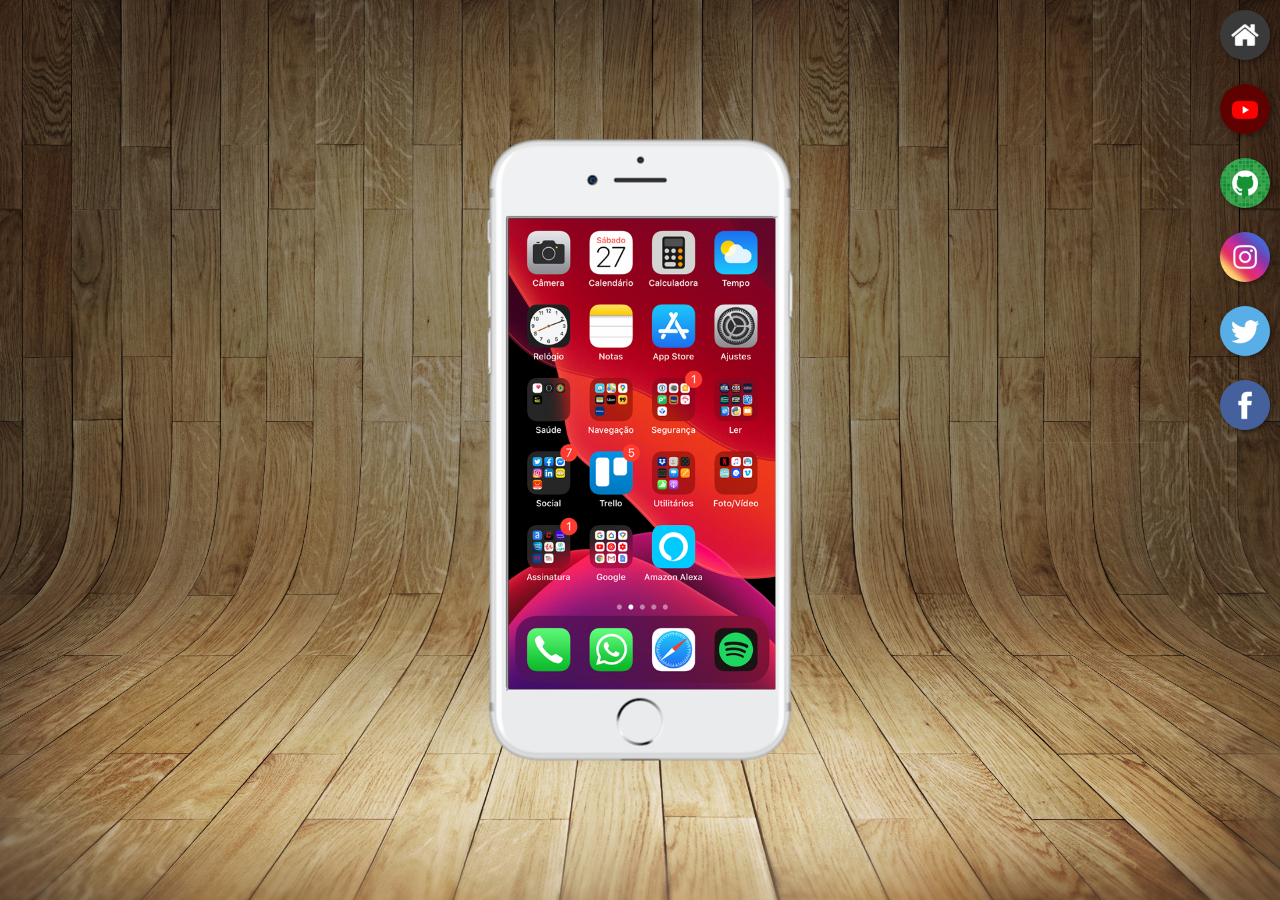
<file: index.html>
<!DOCTYPE html>
<html lang="pt-br">
<head>
    <meta charset="UTF-8">
    <meta name="viewport" content="width=device-width, initial-scale=1.0">
    <link rel="shortcut icon" href="favicon.ico" type="image/x-icon">
    <title>Projeto Redes Socias</title>
    <link rel="stylesheet" href="estilos/style.css">
</head>
<body>
    <main>
        <section id="telefone">
            <iframe src="home.html" name="tela" id="tela">
                Seu navegador não é compatível com isso.
            </iframe>
        </section>
        <section id="redes-sociais">
            <a href="home.html" target="tela"><img src="imagens/logo-home.jpg" alt=""></a> <br>
            <a href="youtube.html" target="tela"><img src="imagens/logo-youtube.jpg" alt=""></a> <br>
            <a href="github.html" target="tela"><img src="imagens/logo-github.jpg" alt=""></a> <br>
            <a href="instagram.html" target="tela"><img src="imagens/logo-instagram.jpg" alt=""></a> <br>
            <a href="twitter.html" target="tela"><img src="imagens/logo-twitter.jpg" alt=""></a> <br>
            <a href="facebook.html" target="tela"><img src="imagens/logo-facebook.jpg" alt=""></a> <br>
        </section>
    </main>
</body>
</html>
</file>
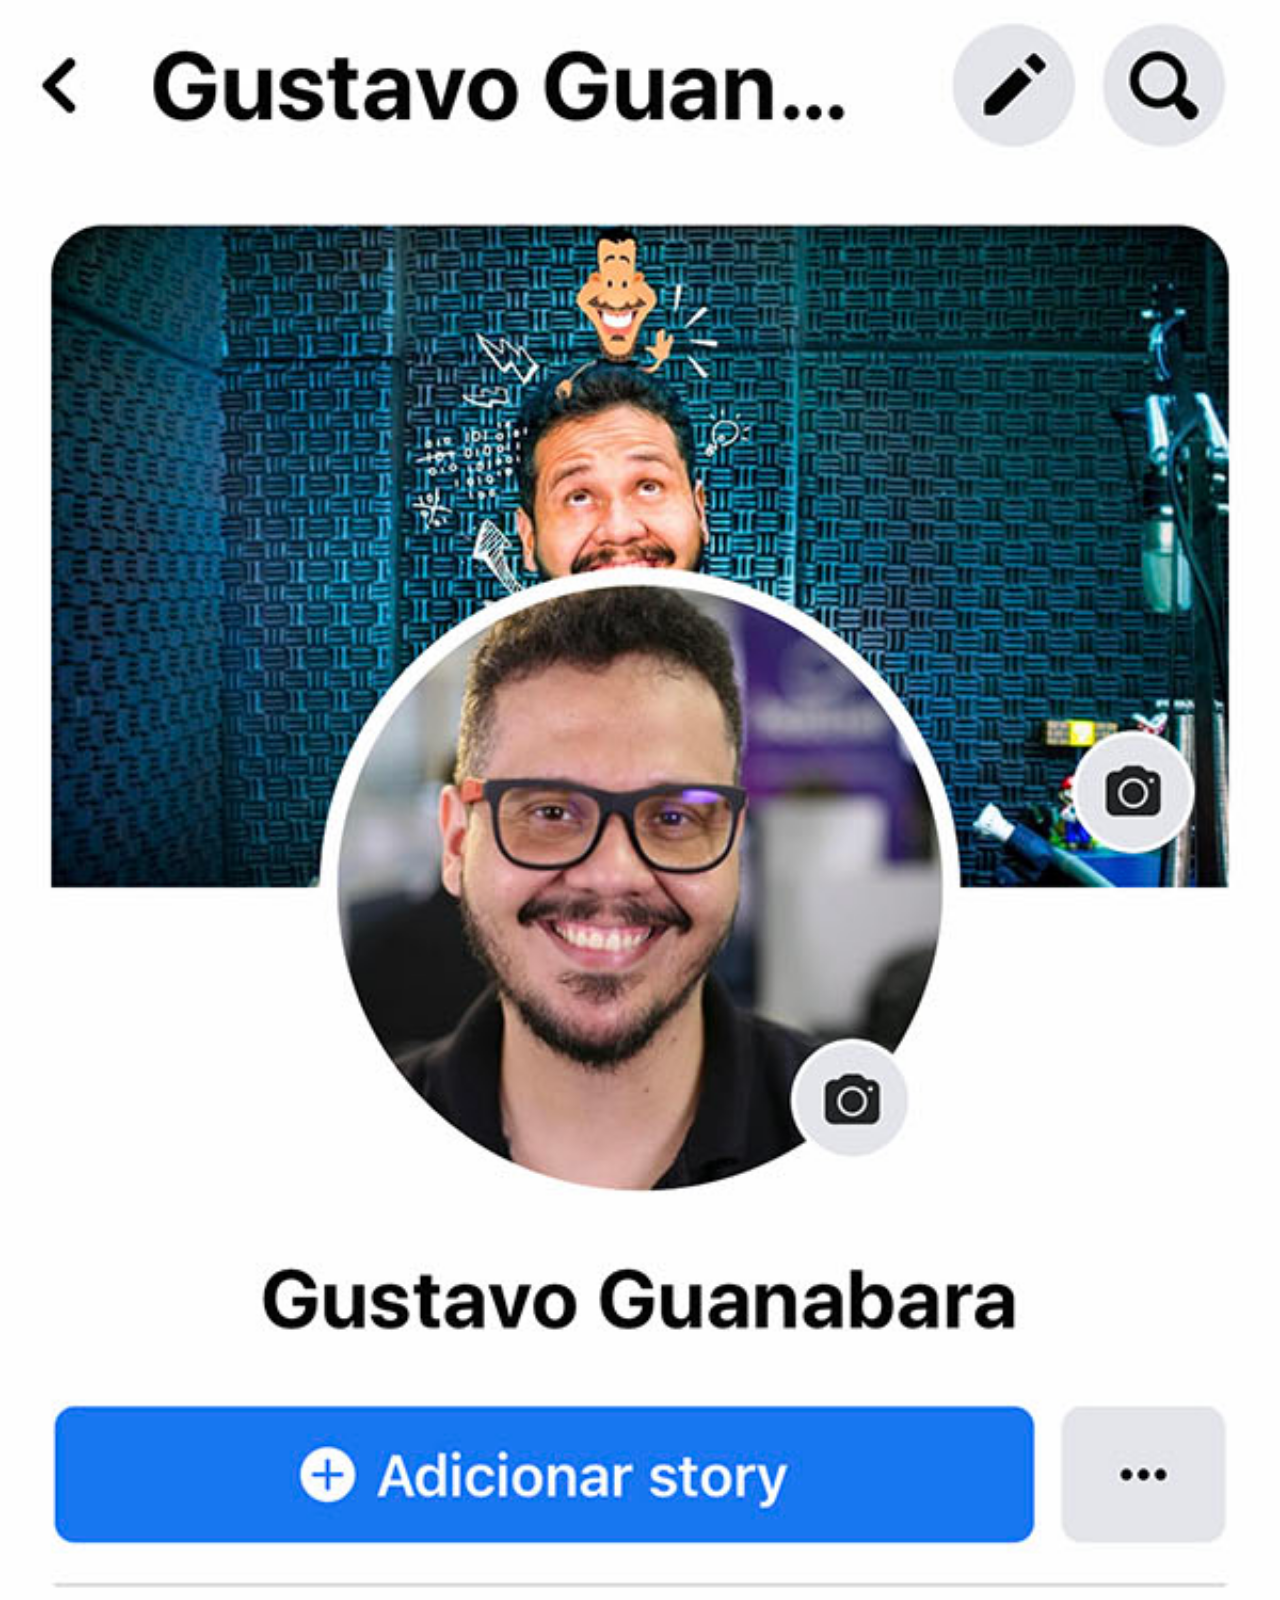
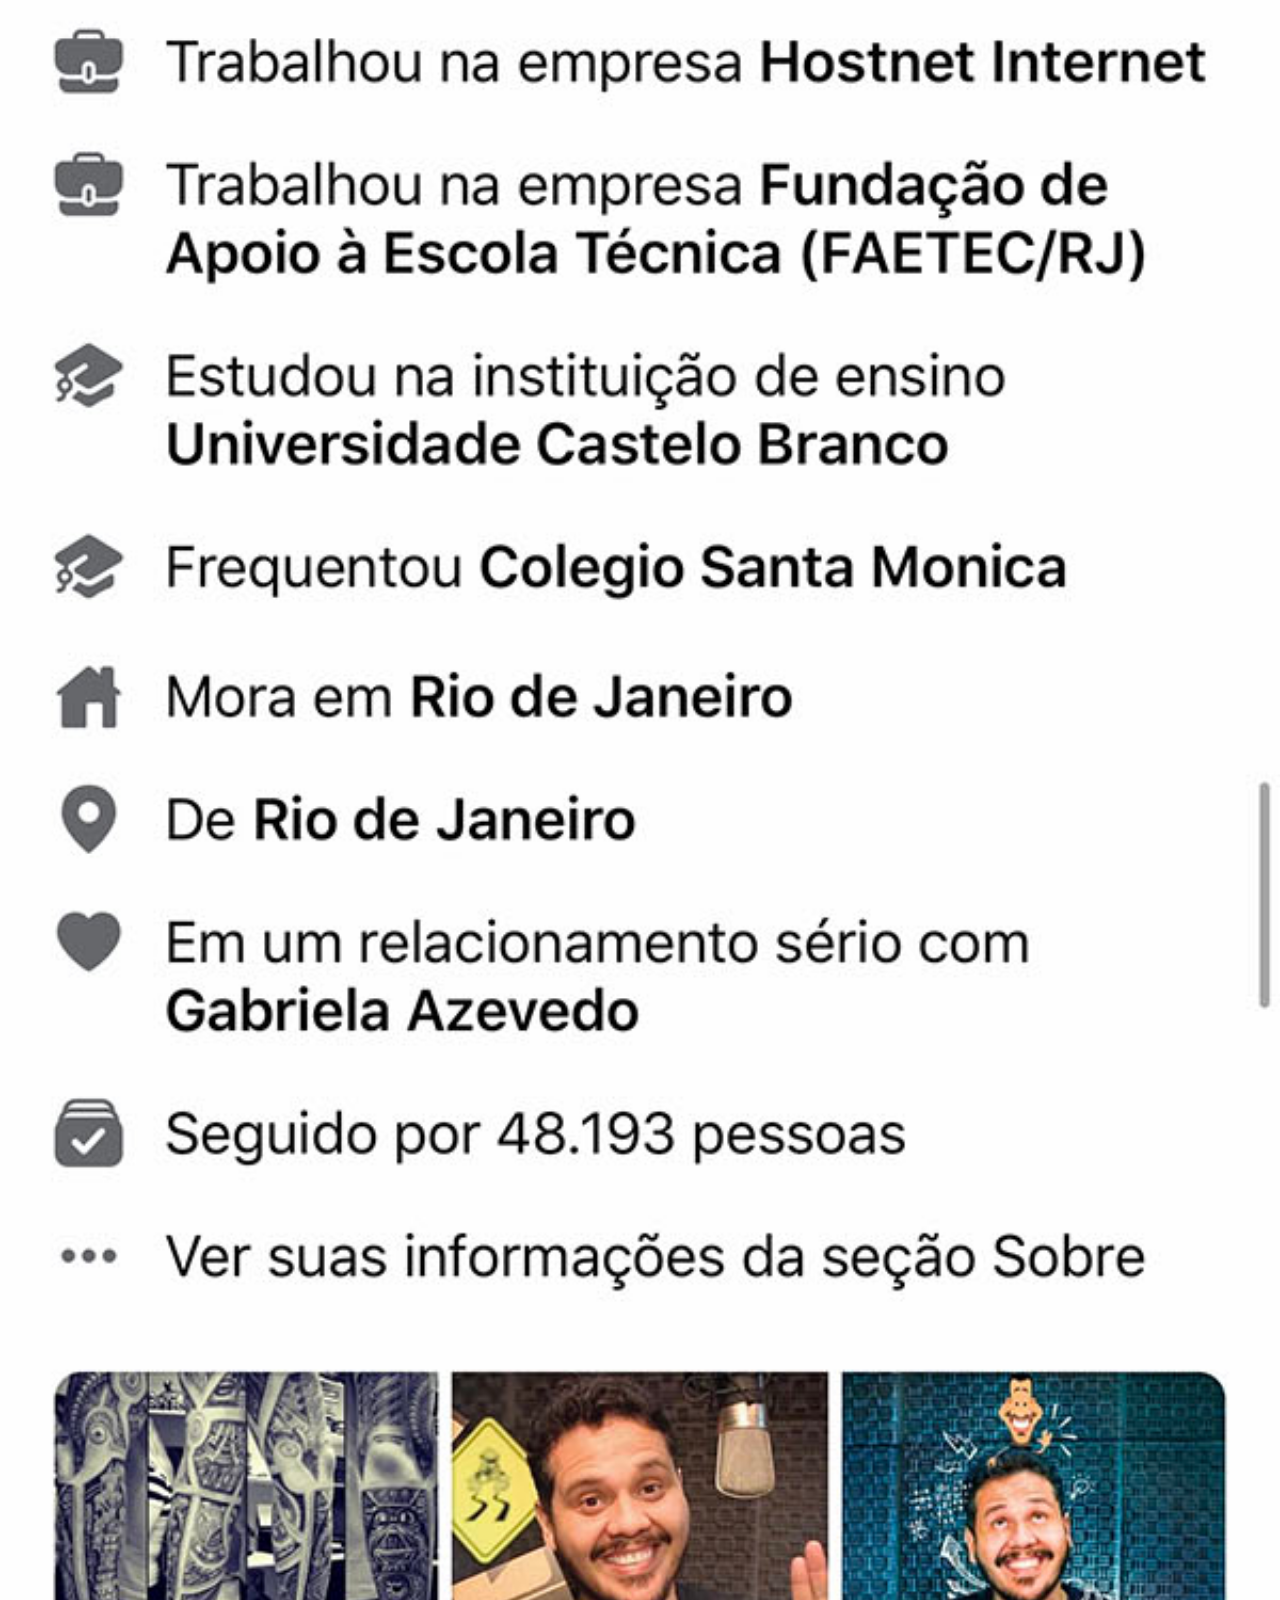
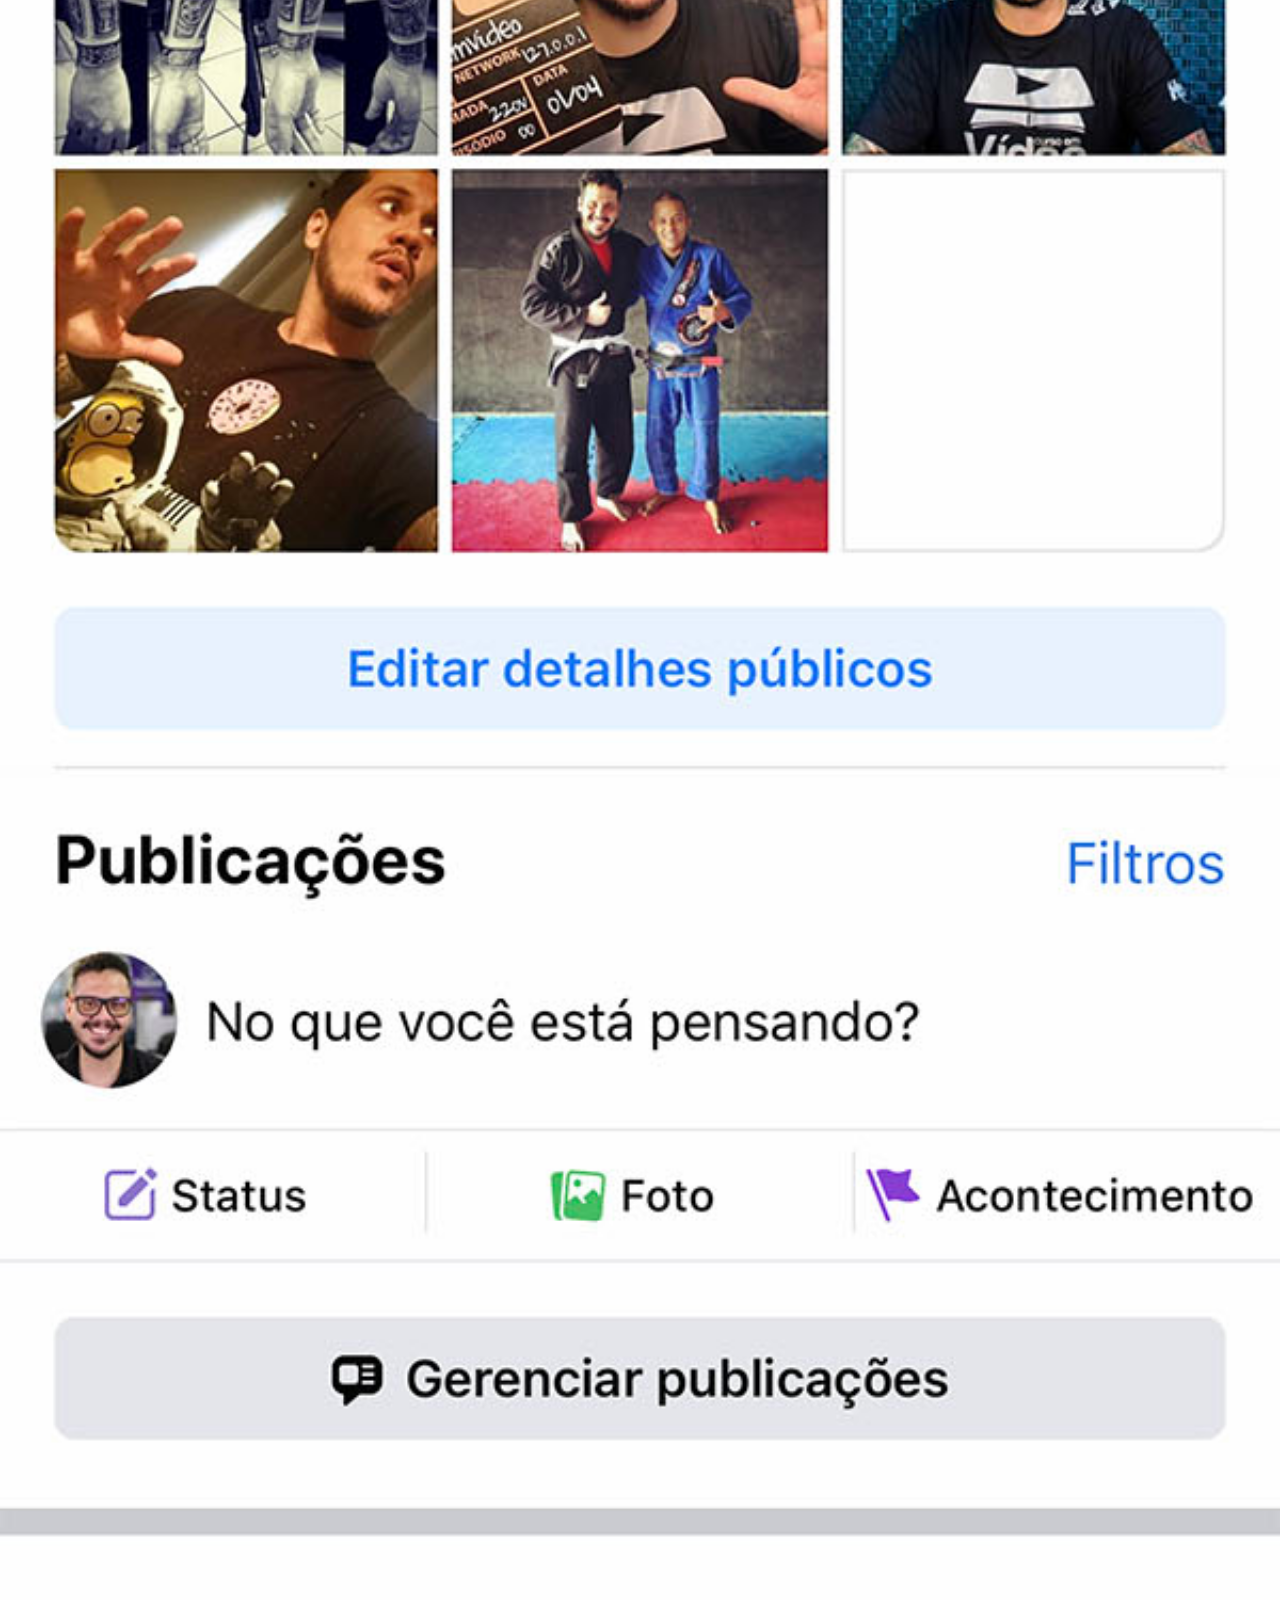
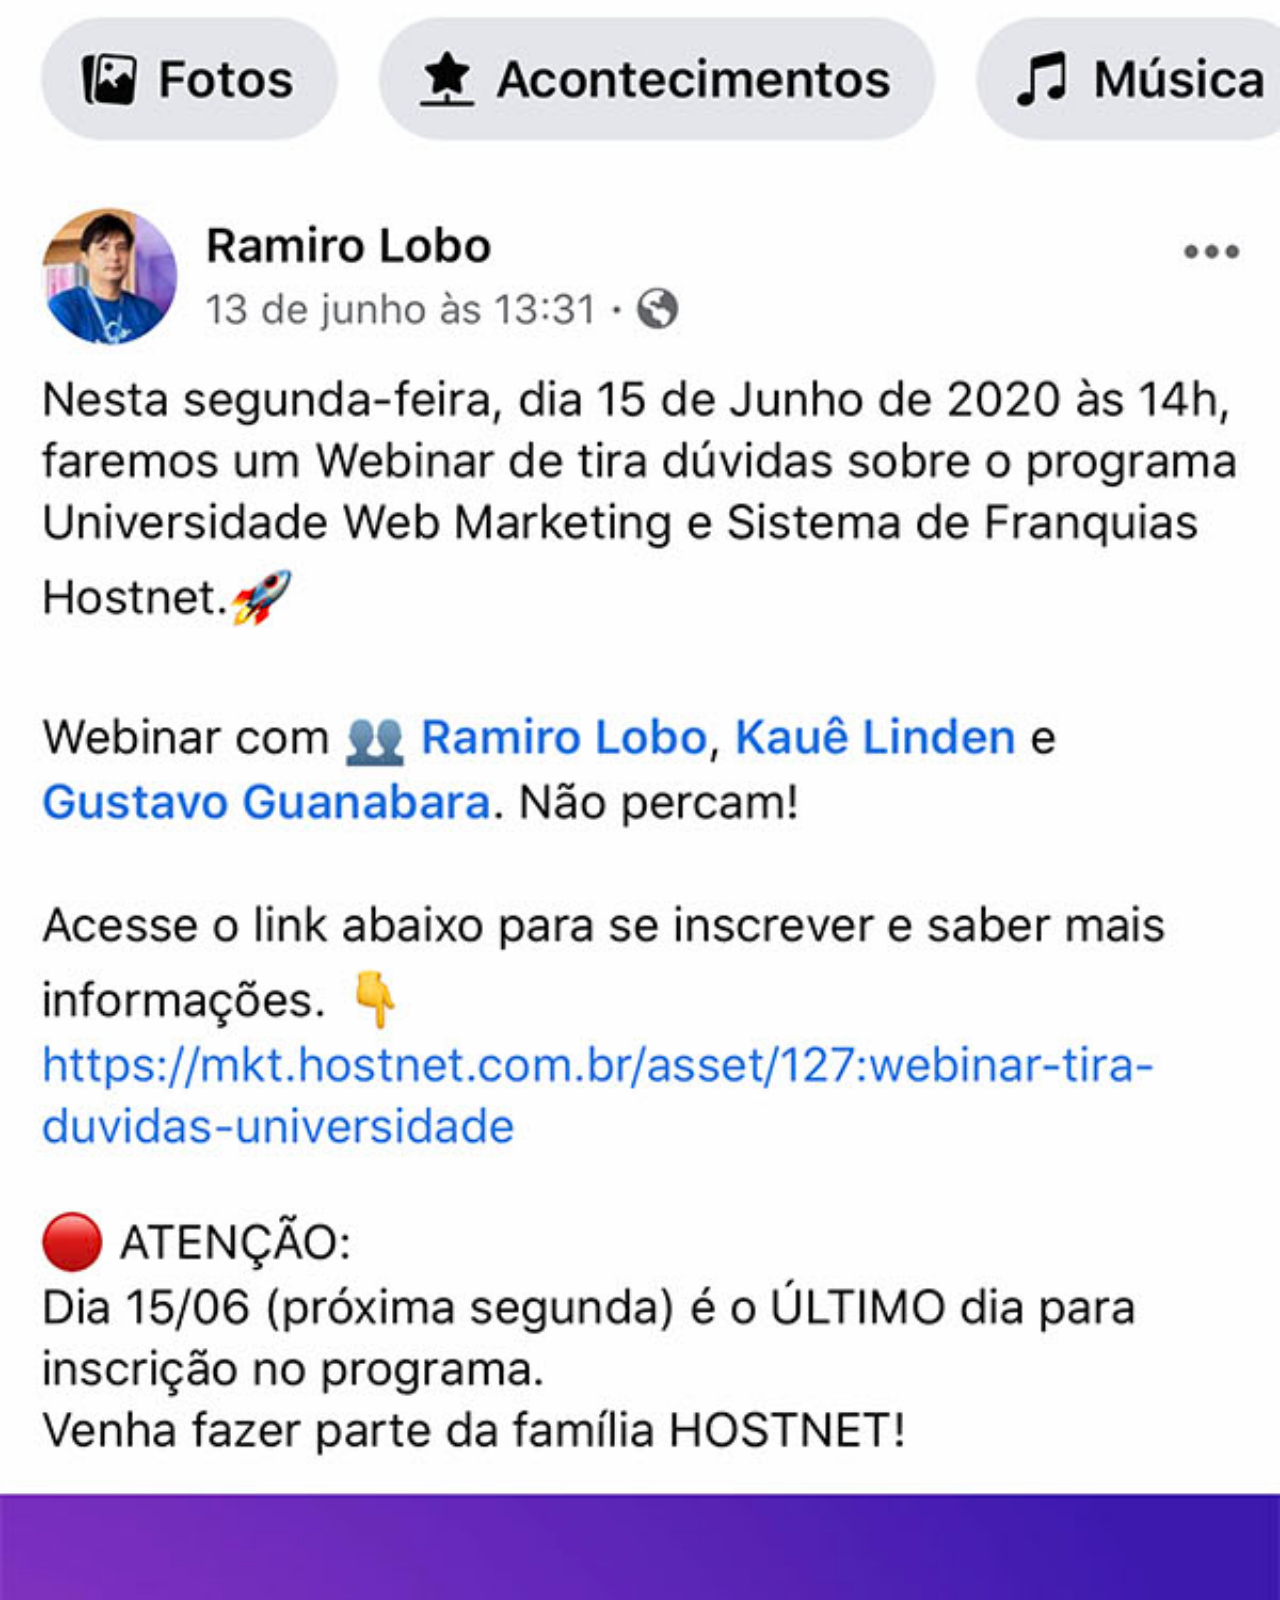
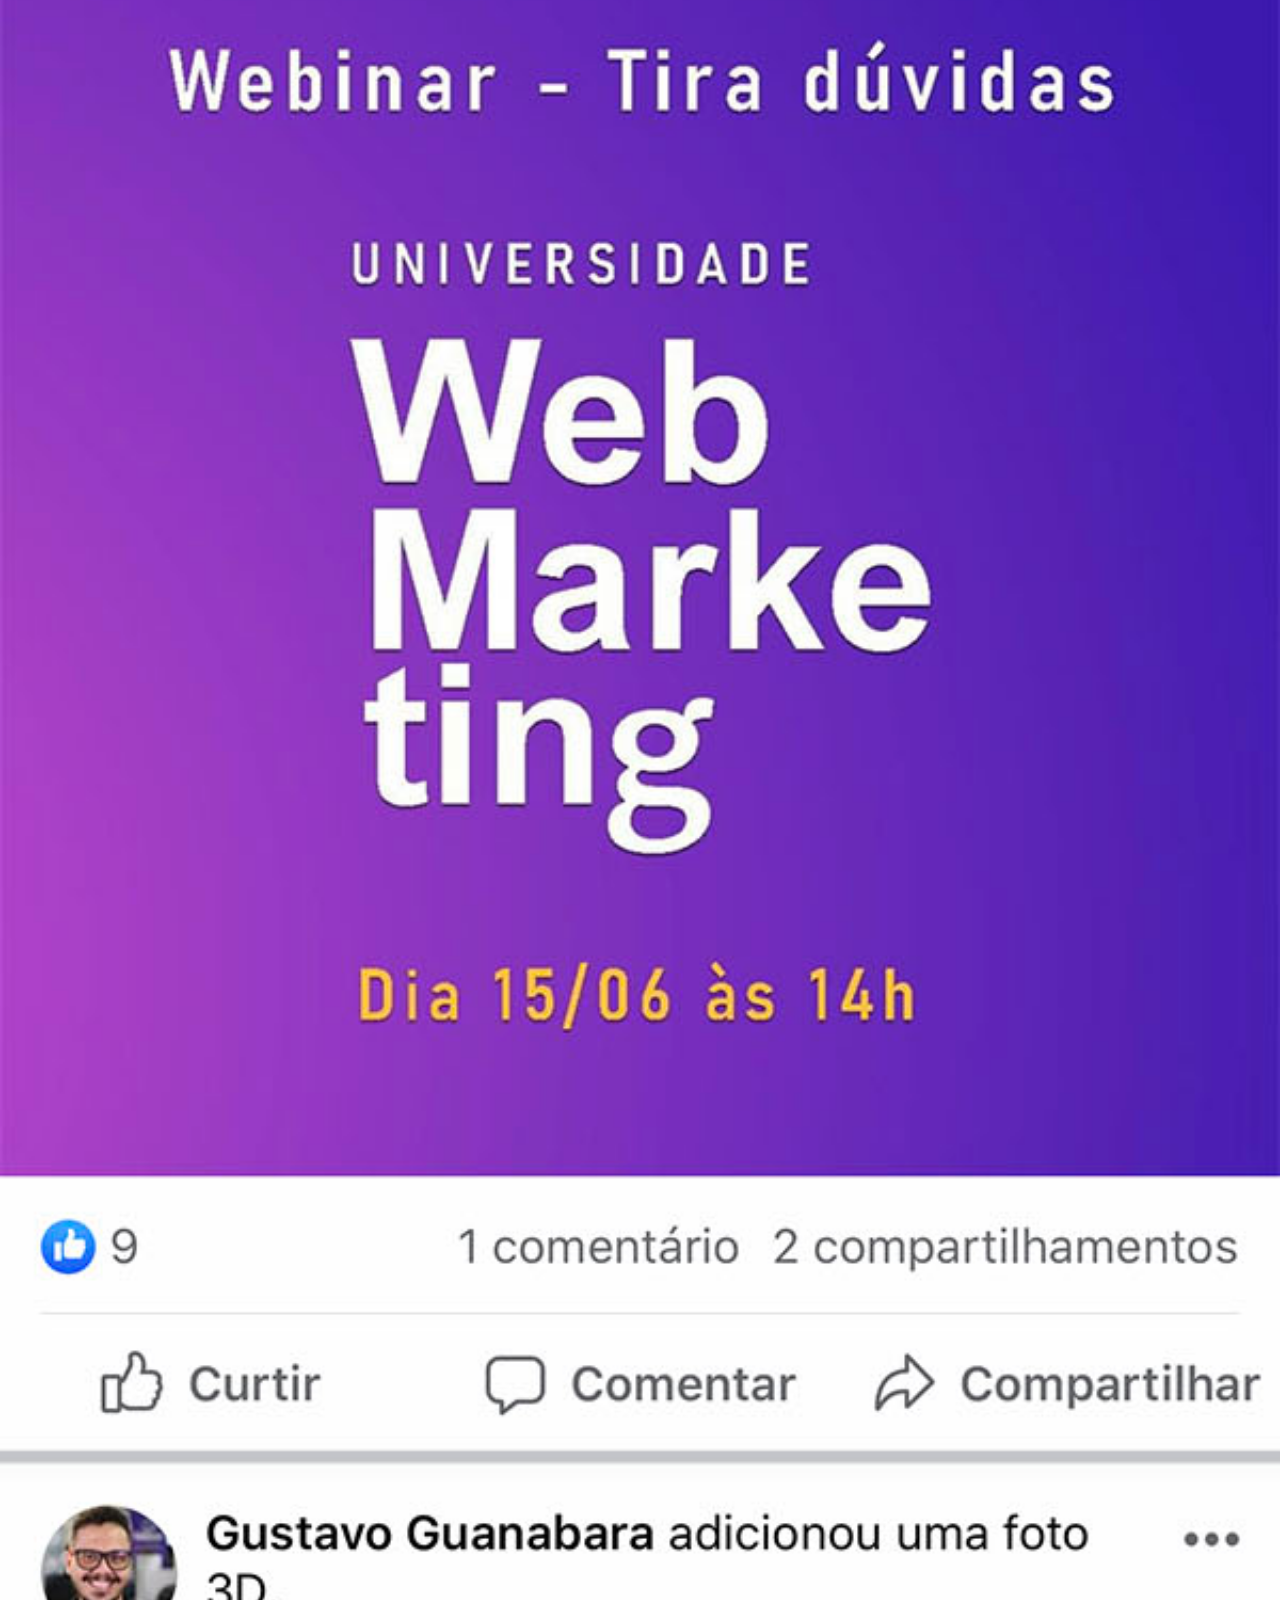
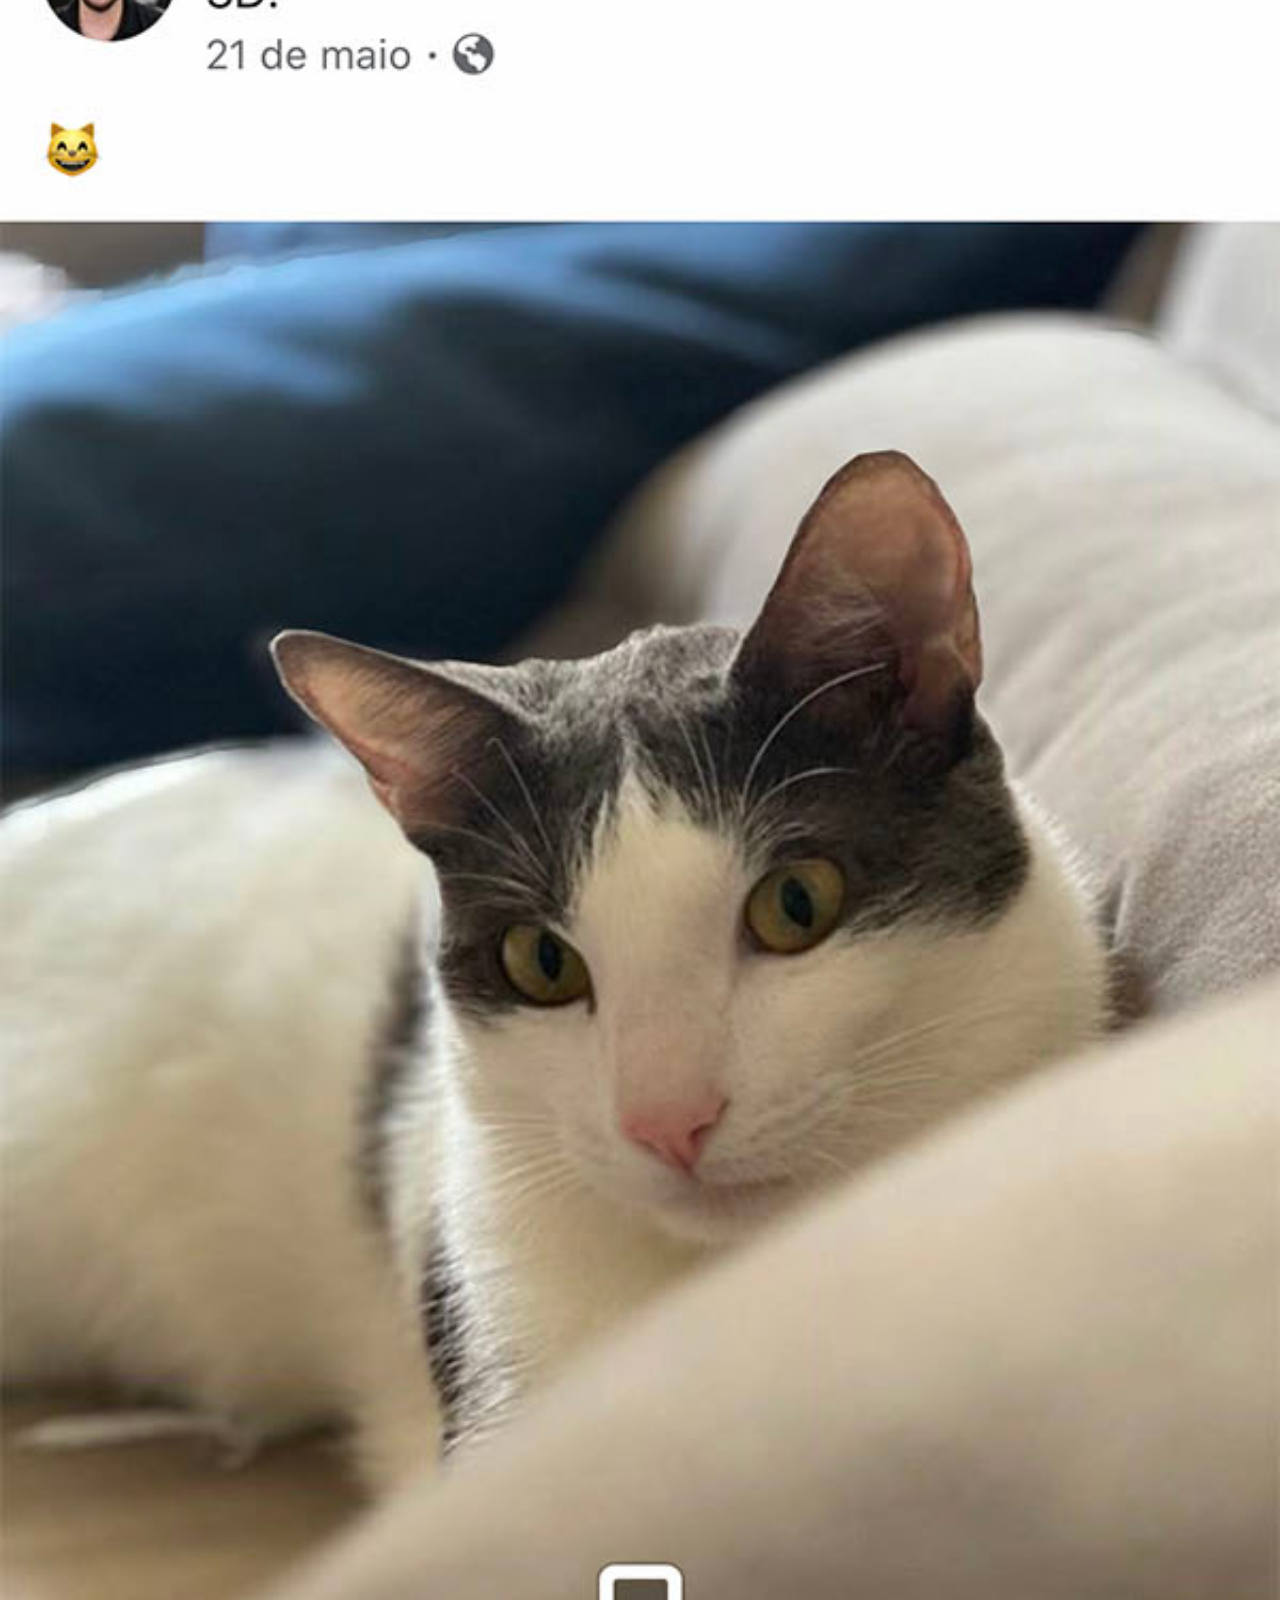
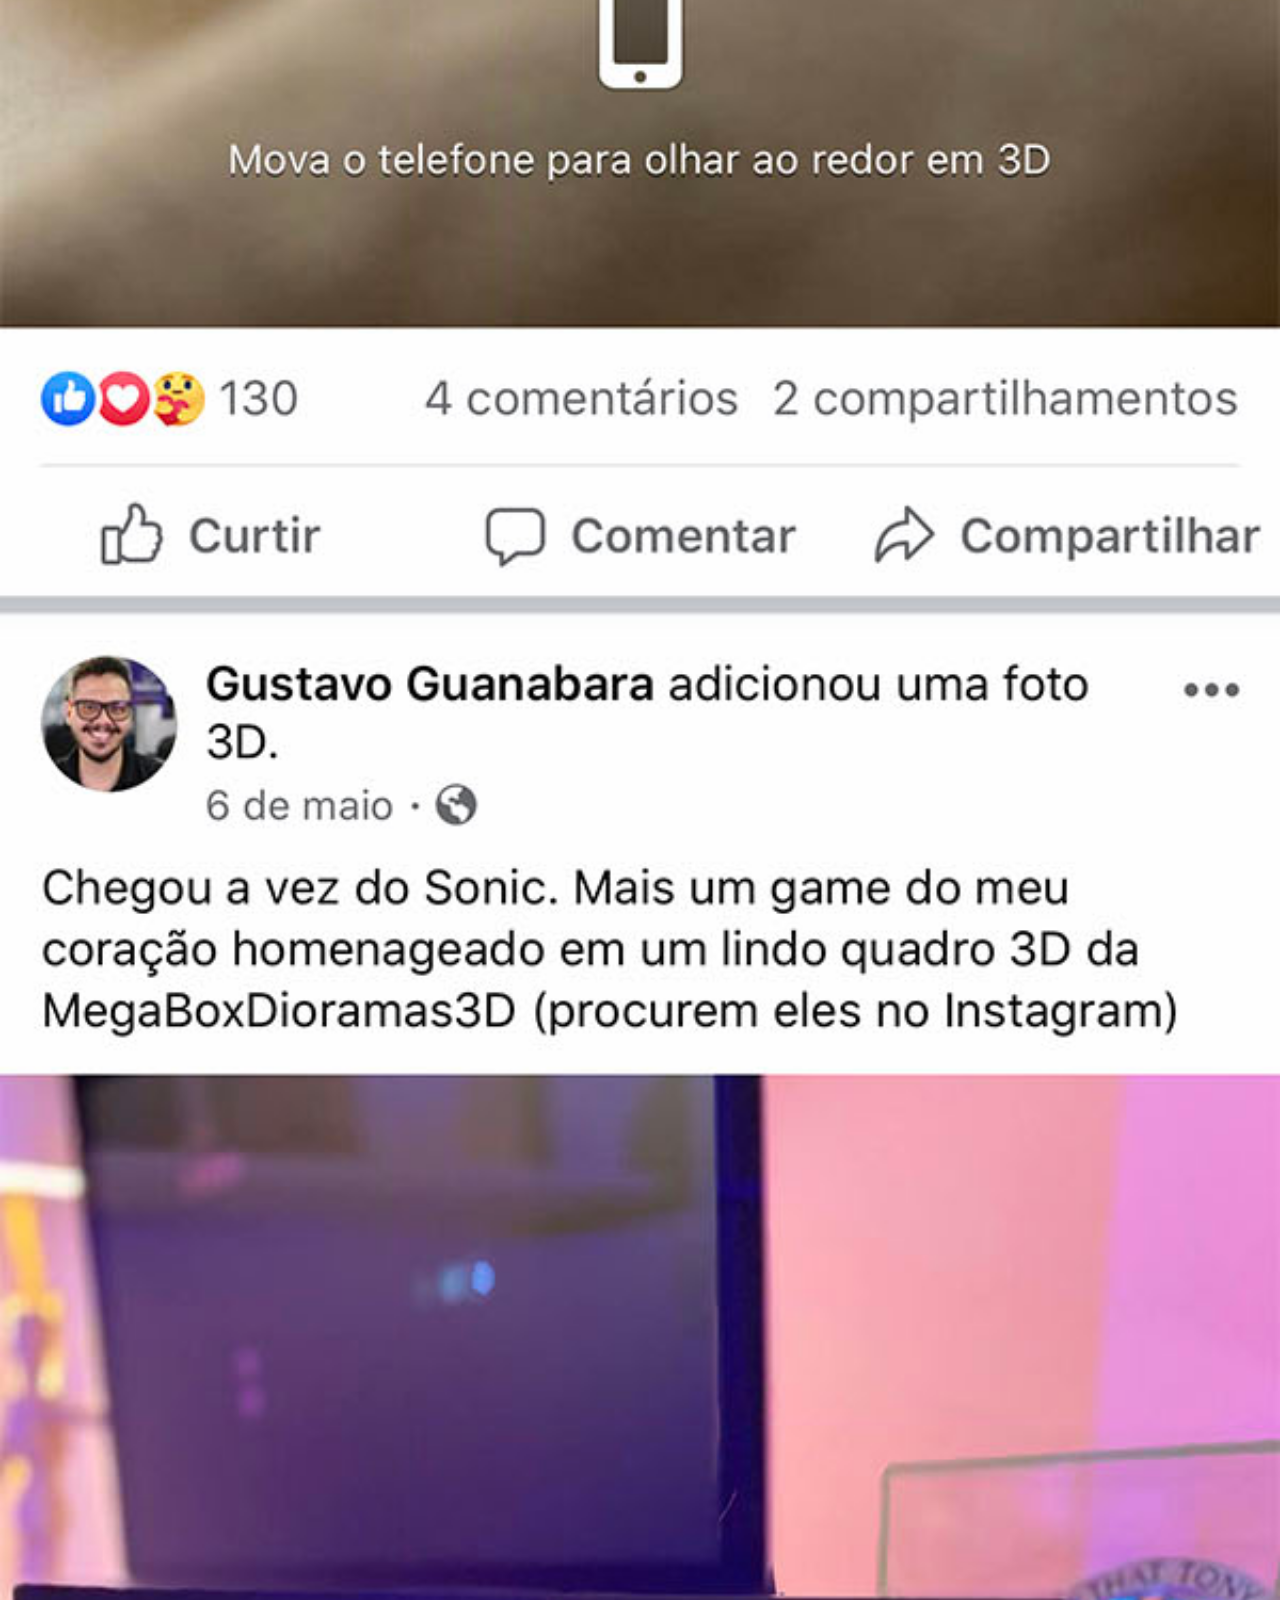
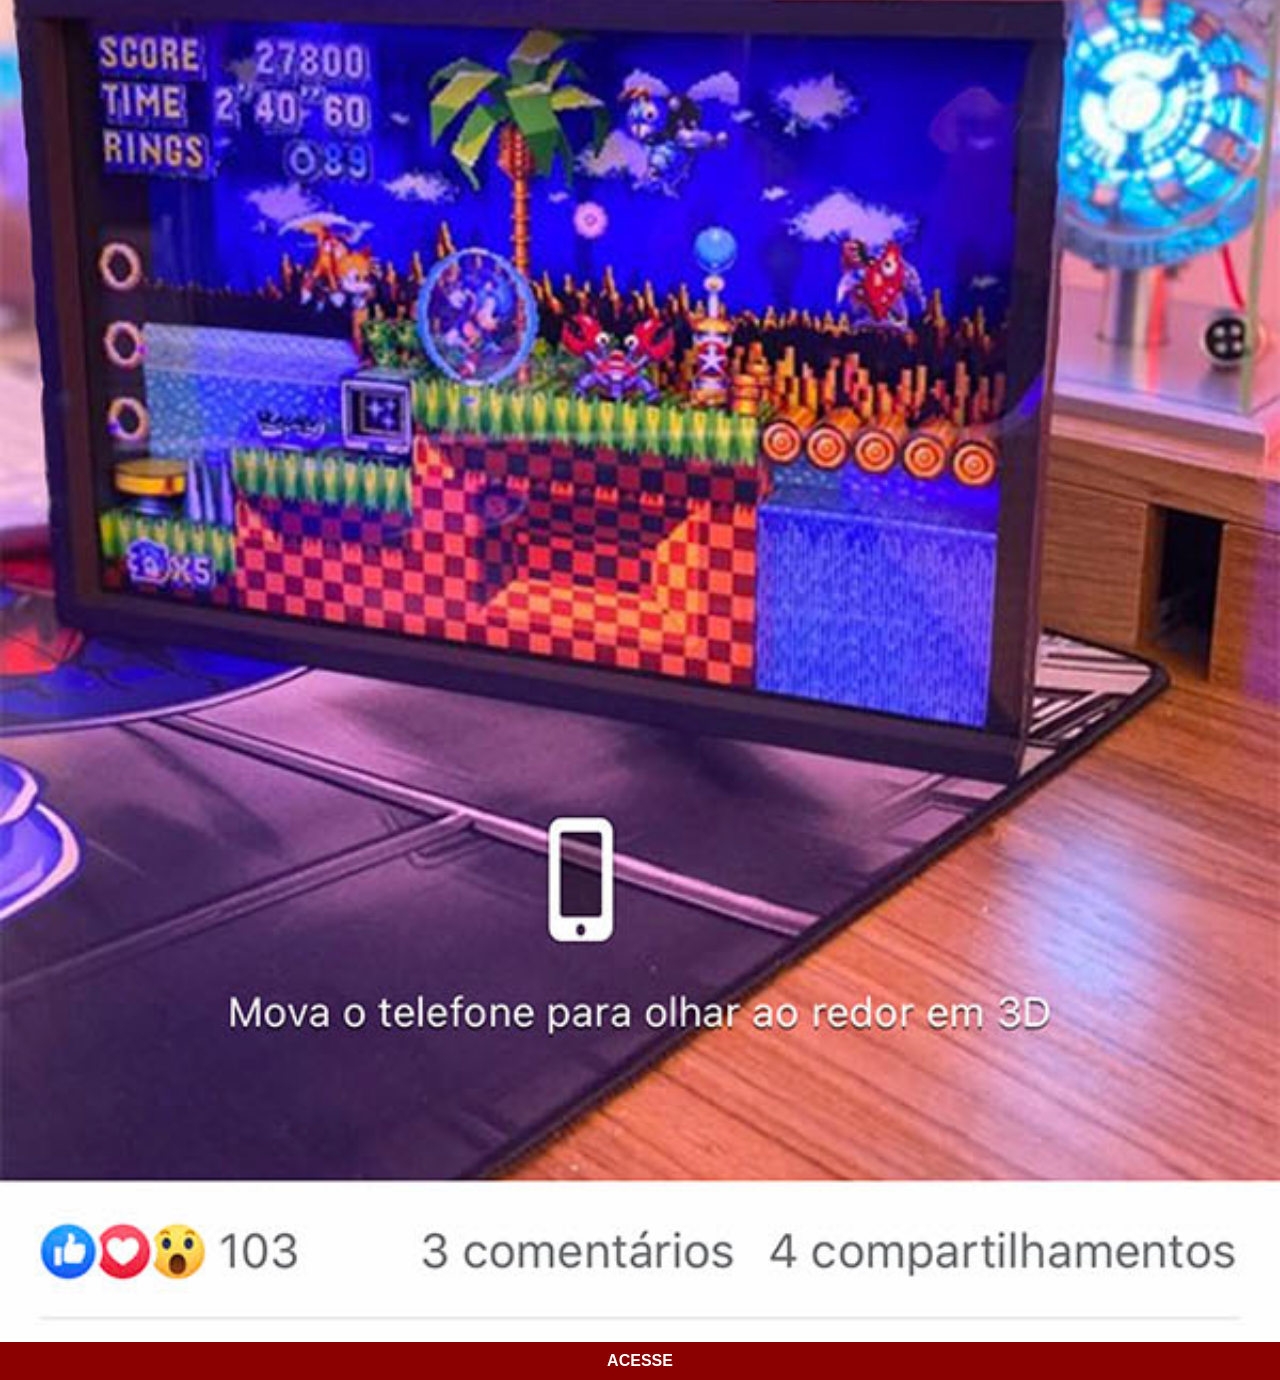
<file: facebook.html>
<!DOCTYPE html>
<html lang="pt-br">
<head>
    <meta charset="UTF-8">
    <meta name="viewport" content="width=device-width, initial-scale=1.0">
    <title>Facebook</title>
    <link rel="stylesheet" href="estilos/social.css">
</head>
<body>
    <img src="imagens/tela-facebook.jpg" alt="Facebook">
    <a href="https://www.facebook.com/gustavoguanabara/" target="_blank">ACESSE</a>
</body>
</html>
</file>
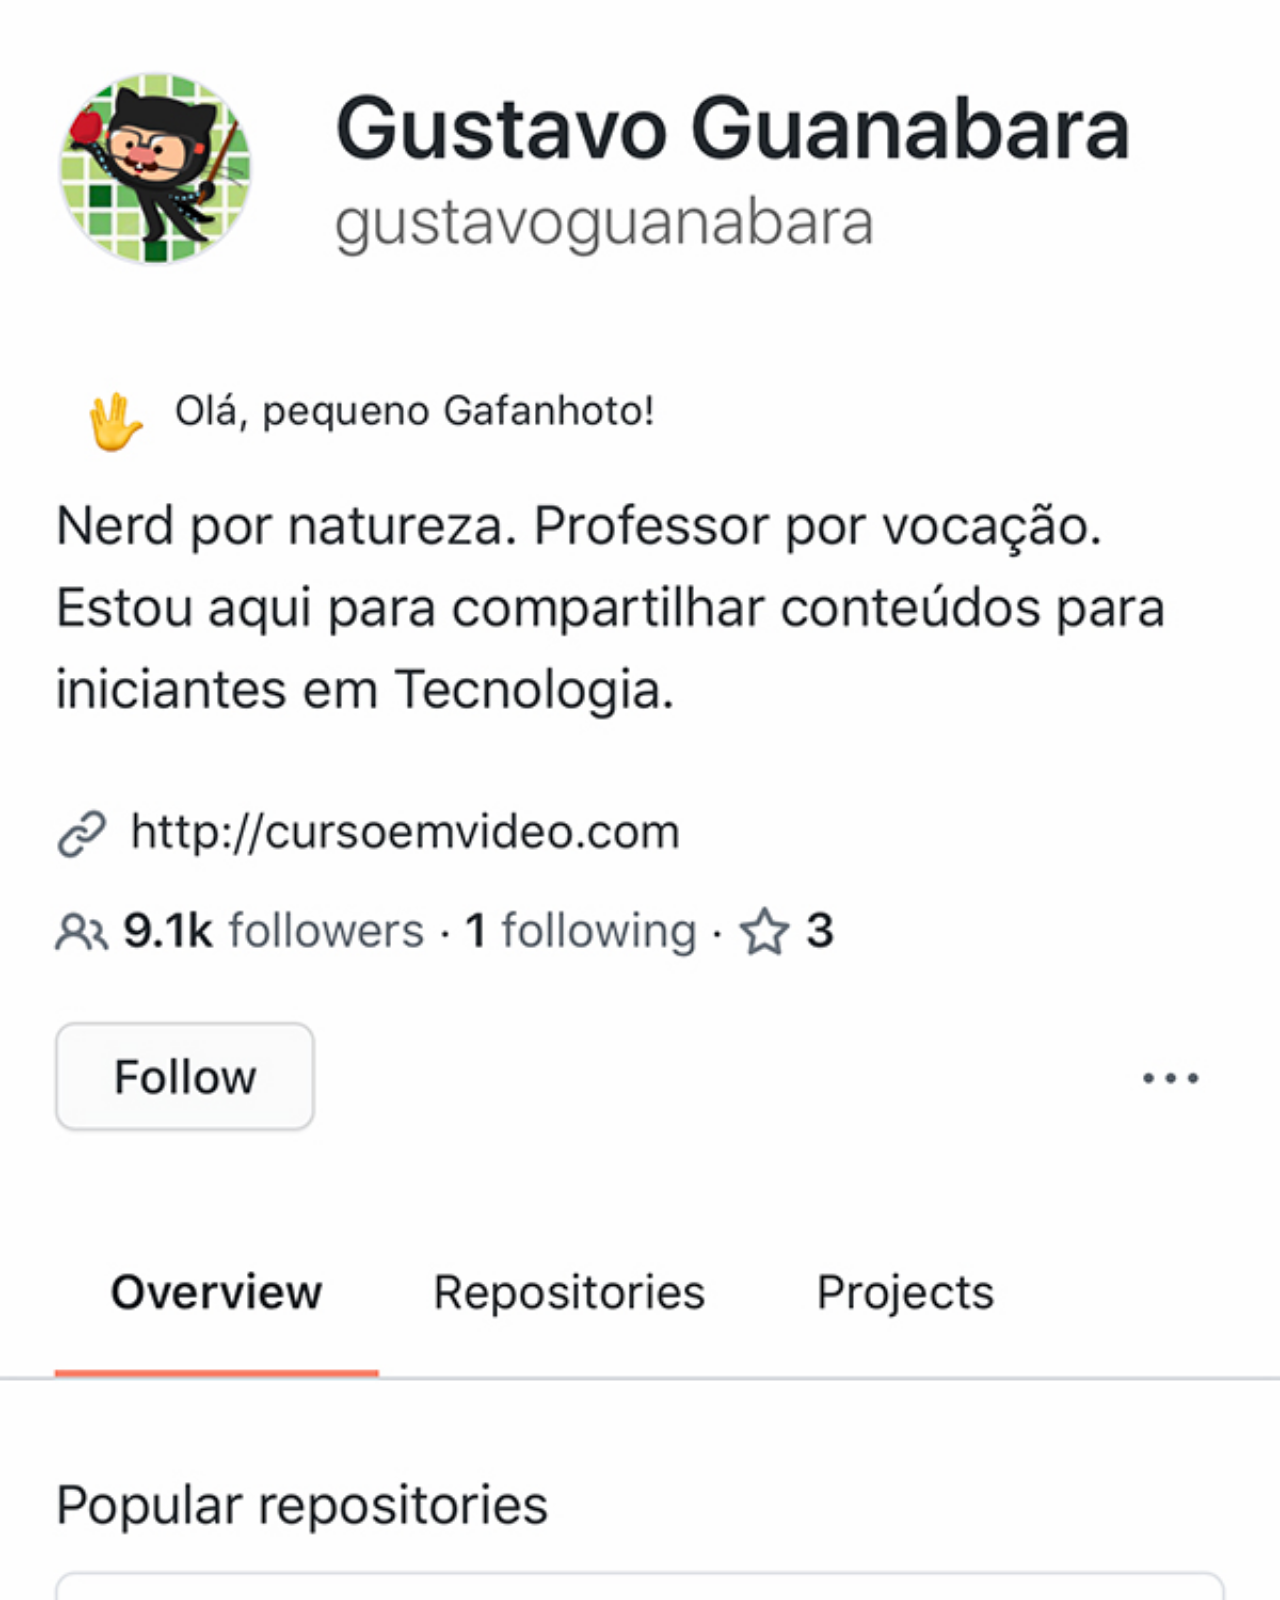
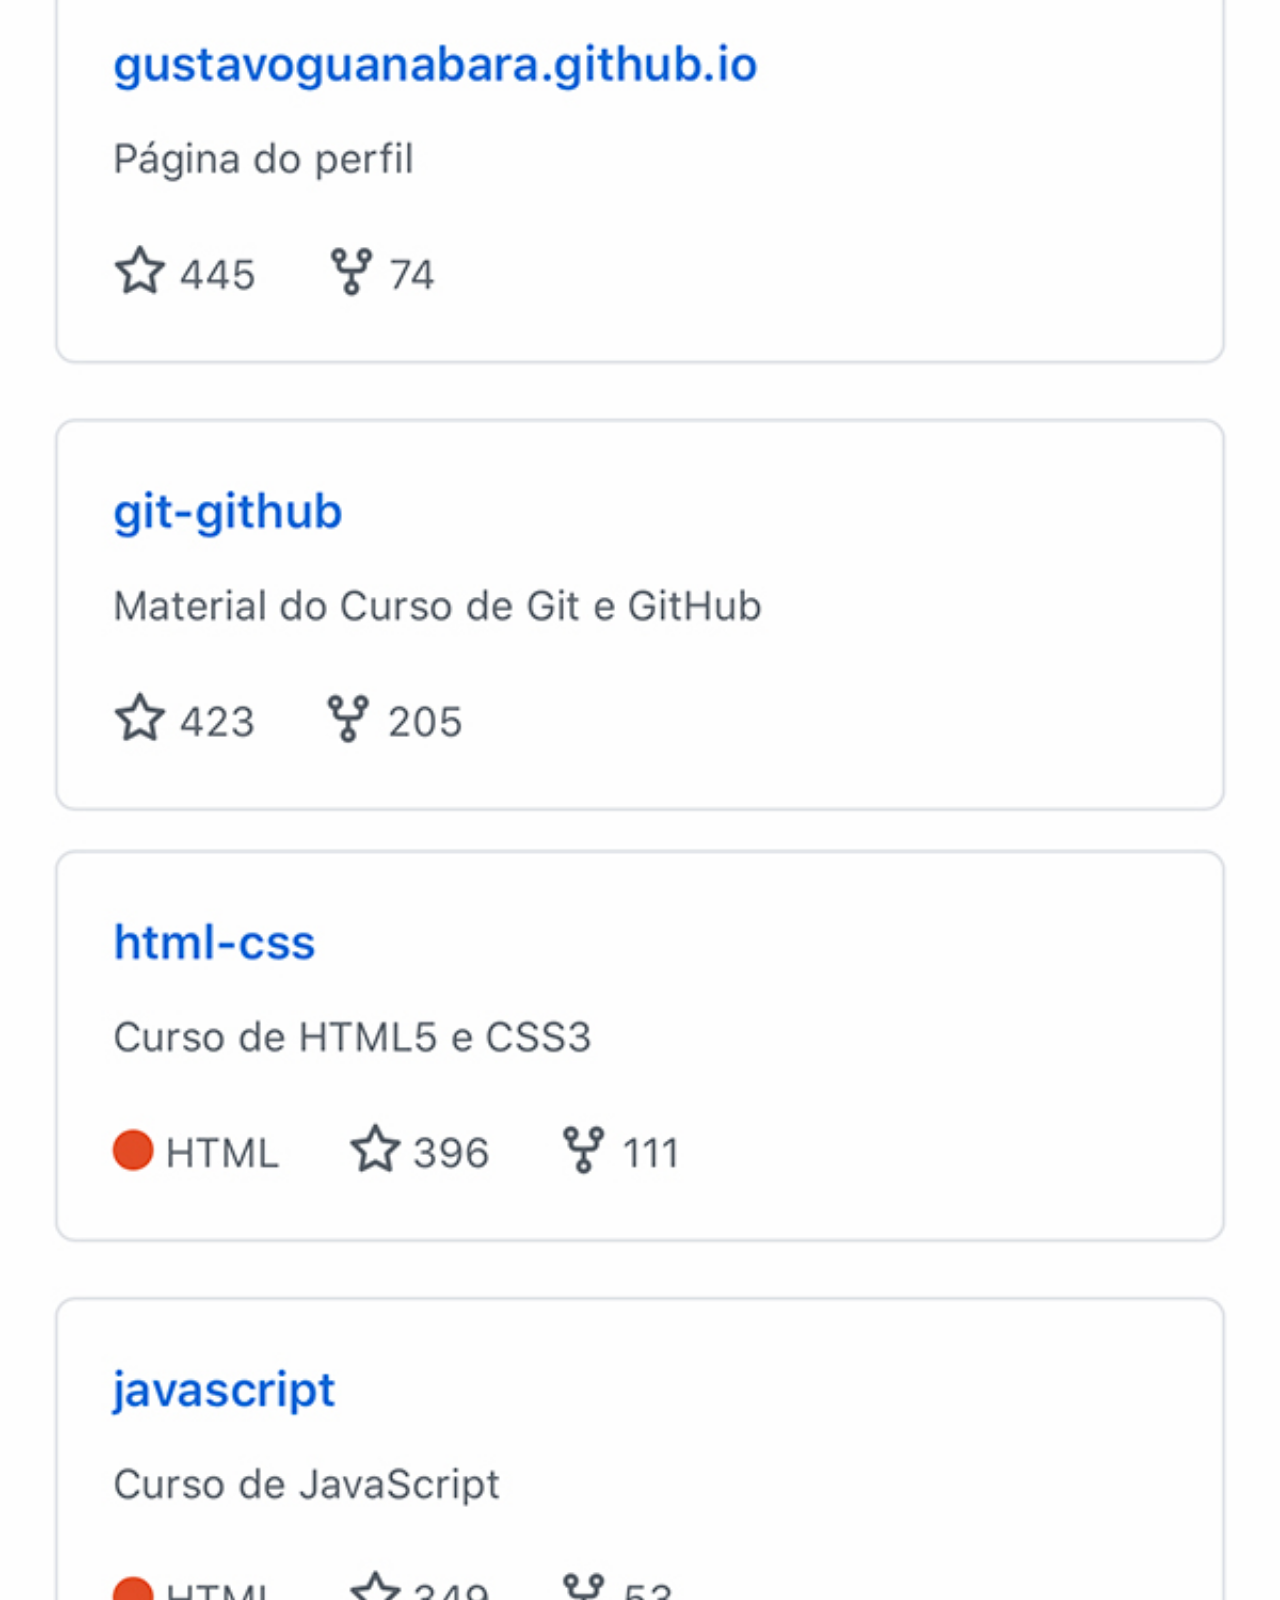
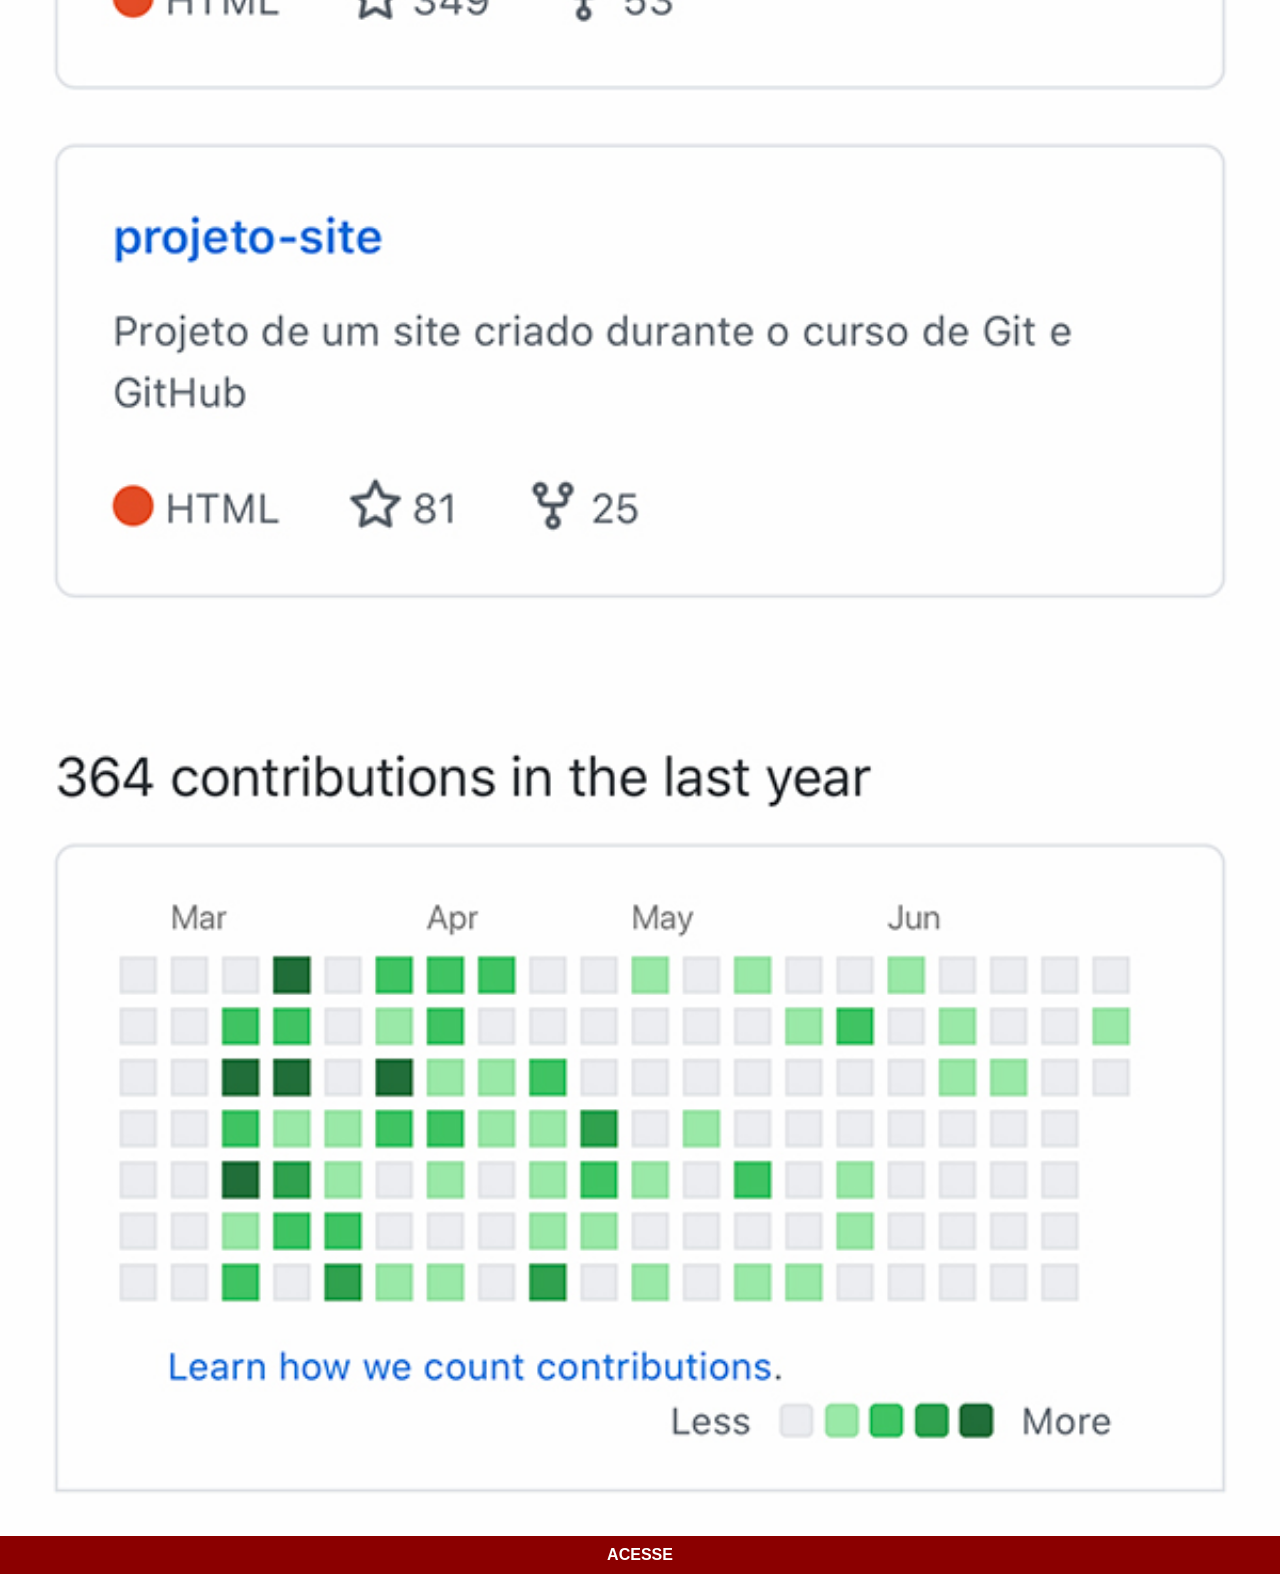
<file: github.html>
<!DOCTYPE html>
<html lang="pt-br">
<head>
    <meta charset="UTF-8">
    <meta name="viewport" content="width=device-width, initial-scale=1.0">
    <title>GitHub</title>
    <link rel="stylesheet" href="estilos/social.css">
</head>
<body>
    <img src="imagens/tela-github.jpg" alt="GitHub">
    <a href="https://gustavoguanabara.github.io/" target="_blank">ACESSE</a>
</body>
</html>
</file>
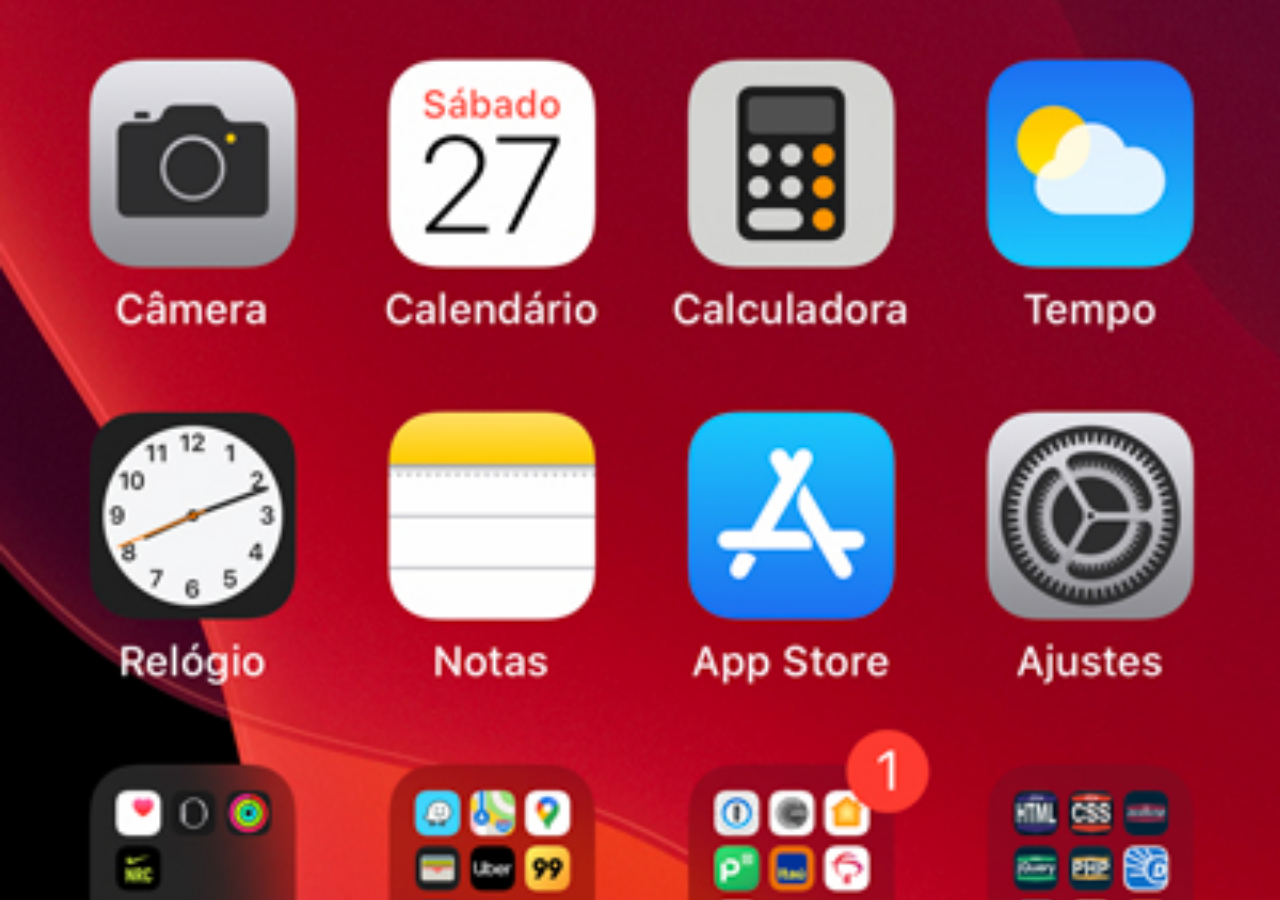
<file: home.html>
<!DOCTYPE html>
<html lang="pt-br">
<head>
    <meta charset="UTF-8">
    <meta name="viewport" content="width=device-width, initial-scale=1.0">
    <title>Home</title>
</head>
<style>
    * {
        margin: 0px;
        padding: 0px;
    }

    body {
        width: 100vw;
        height: 100vh;
        background: black url('imagens/tela-home.jpg') no-repeat top center;
        background-size: cover;
    }
</style>
<body>
    
</body>
</html>
</file>
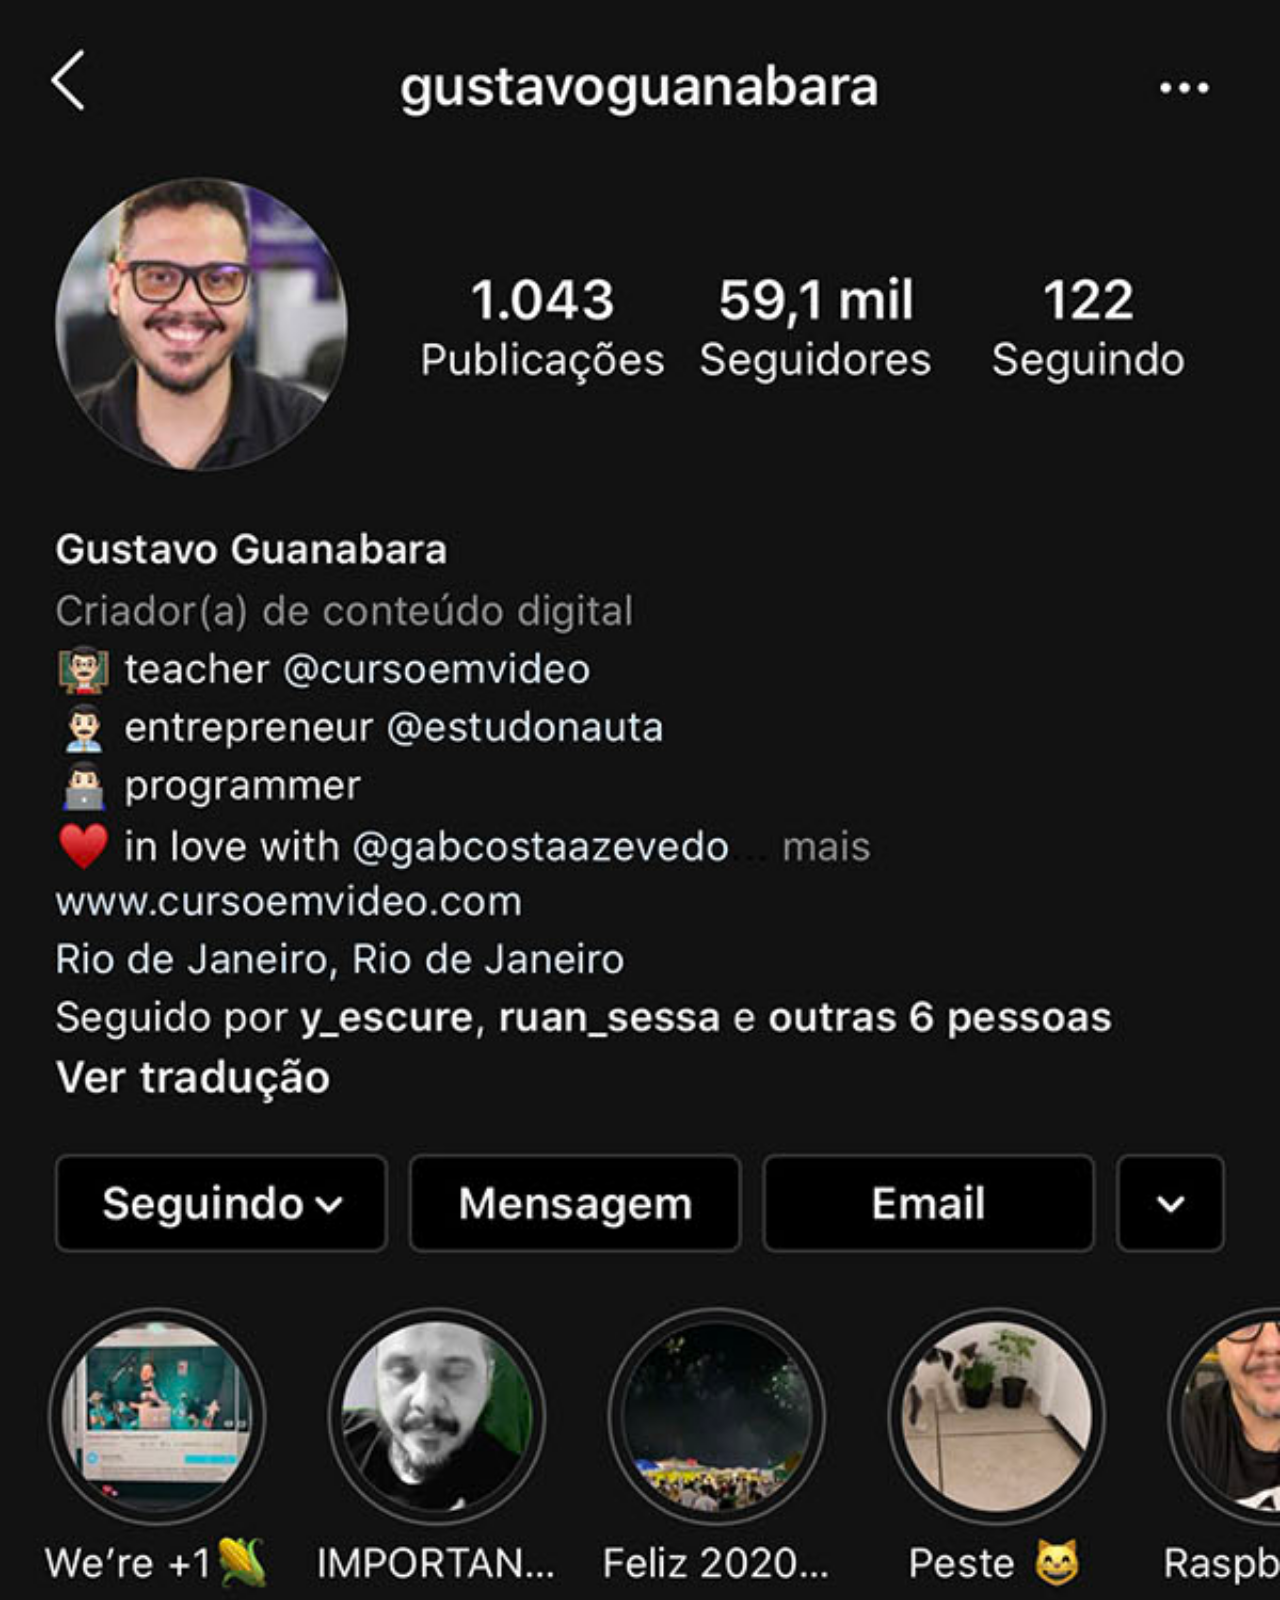
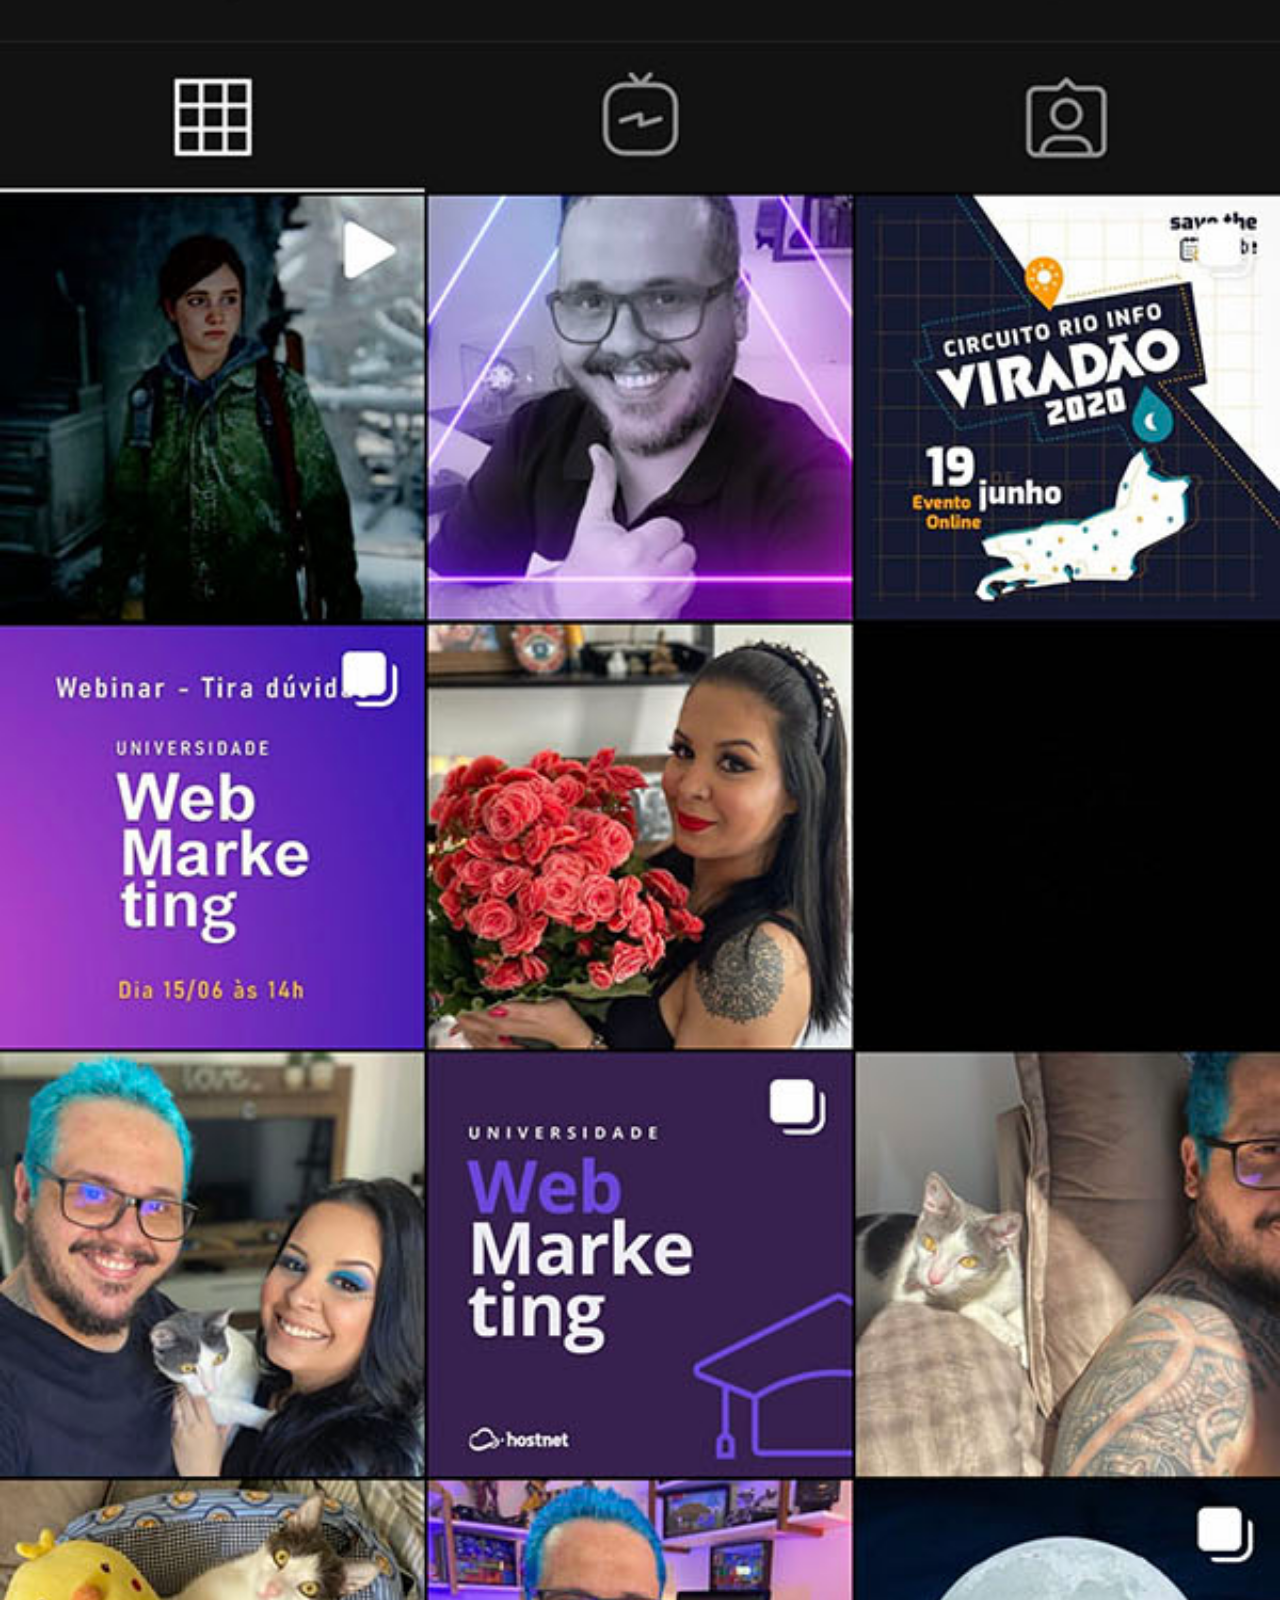
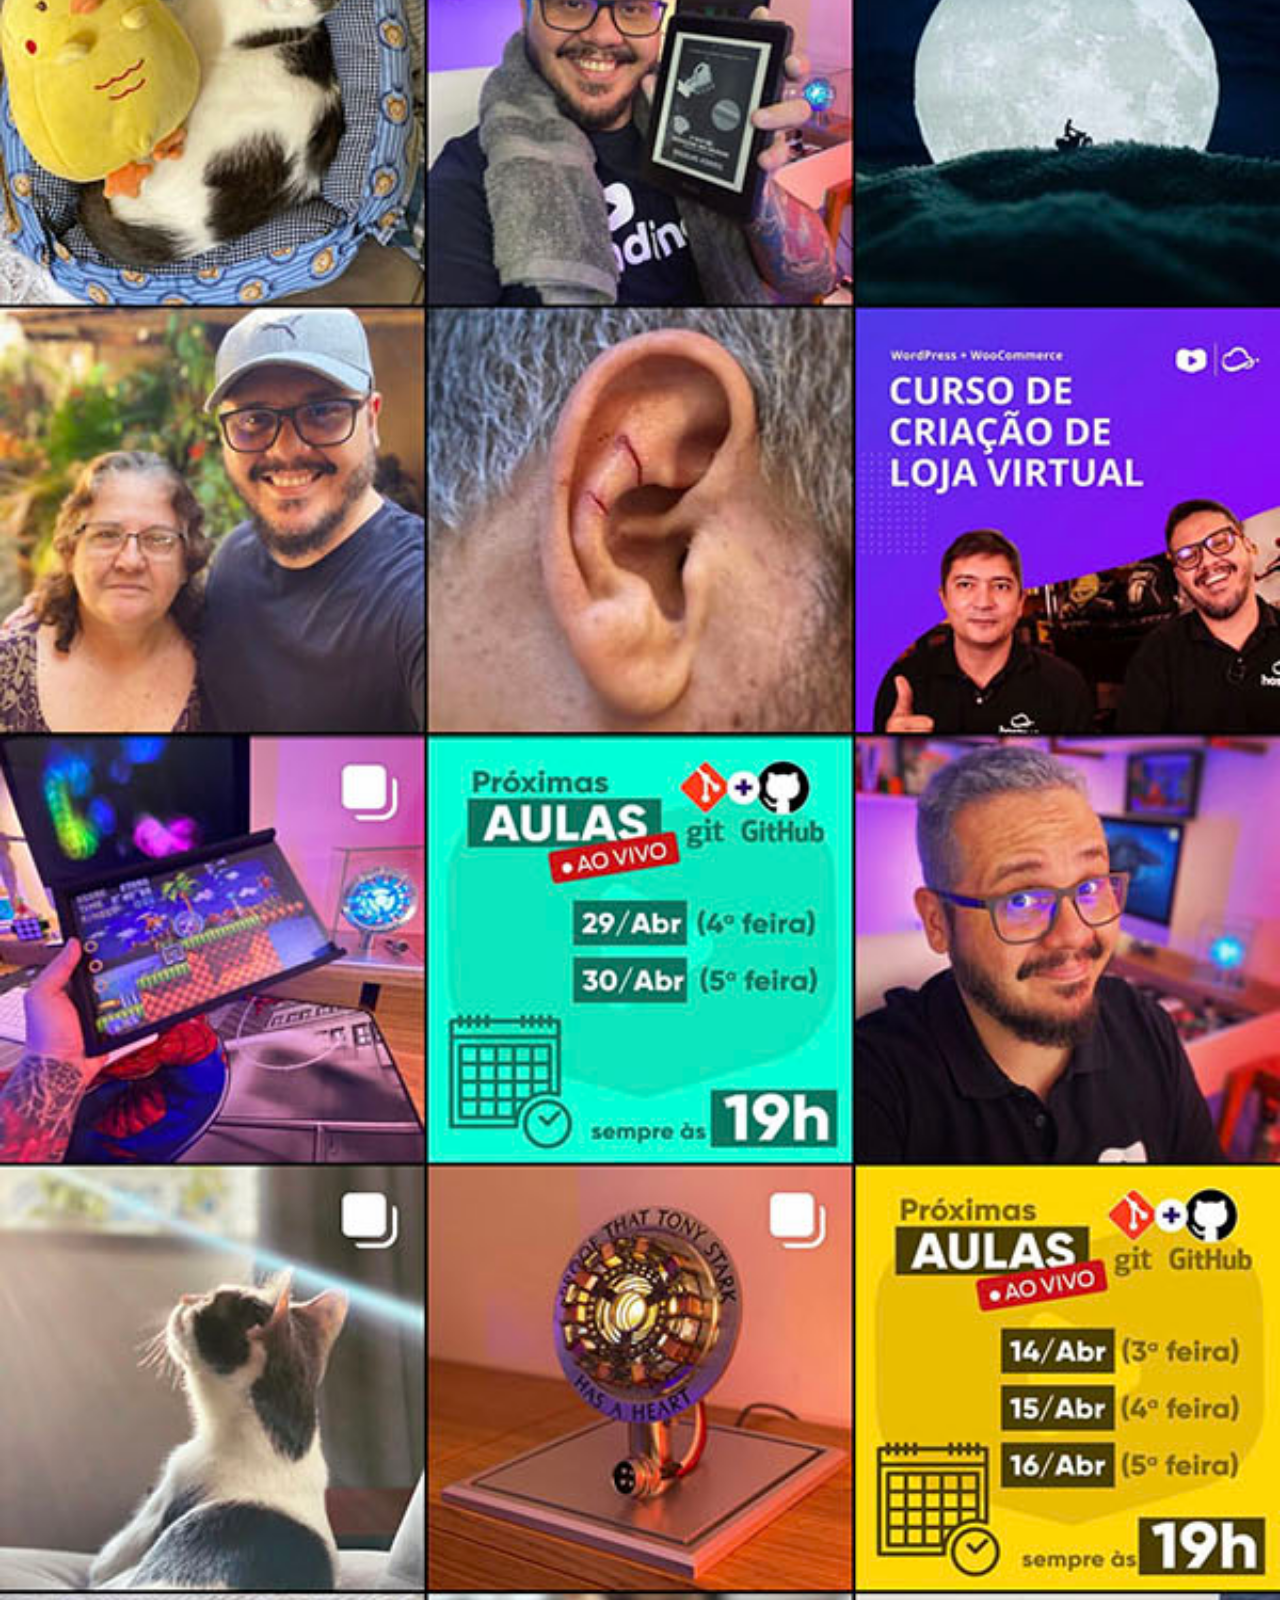
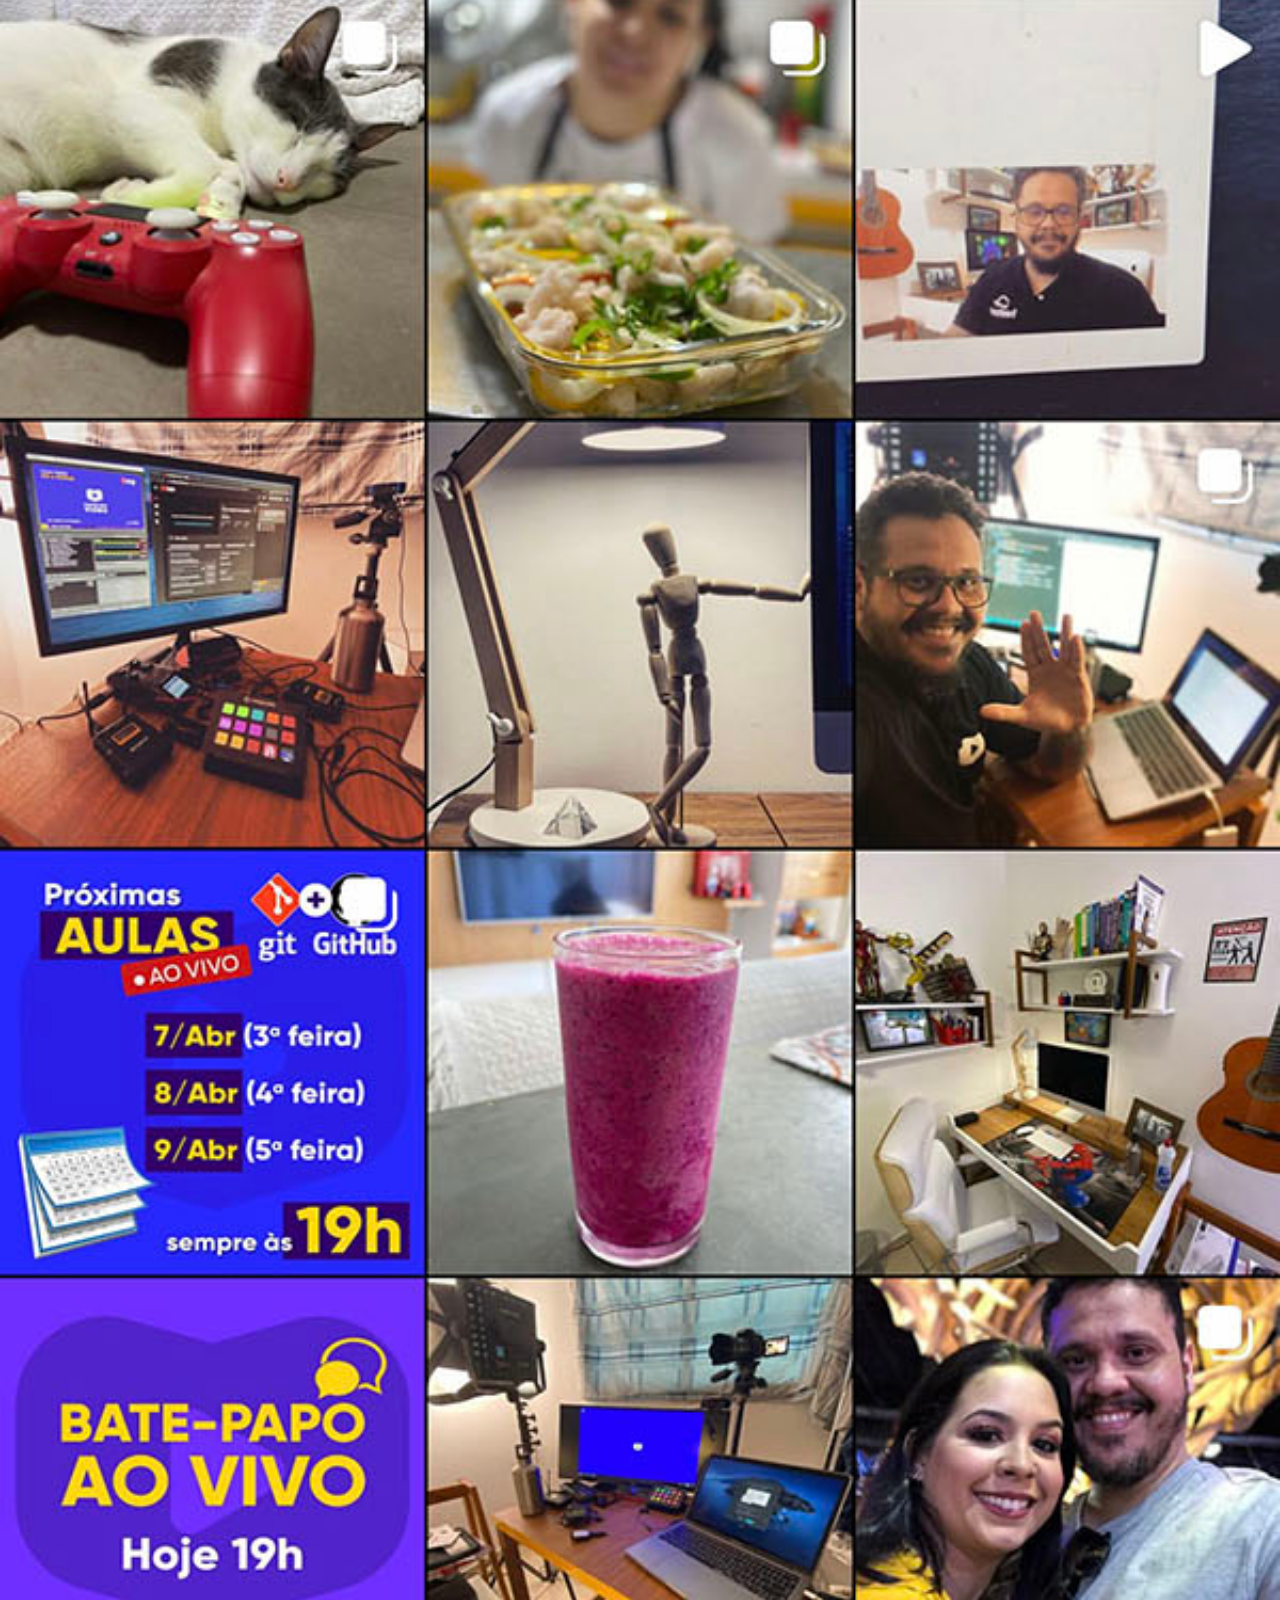
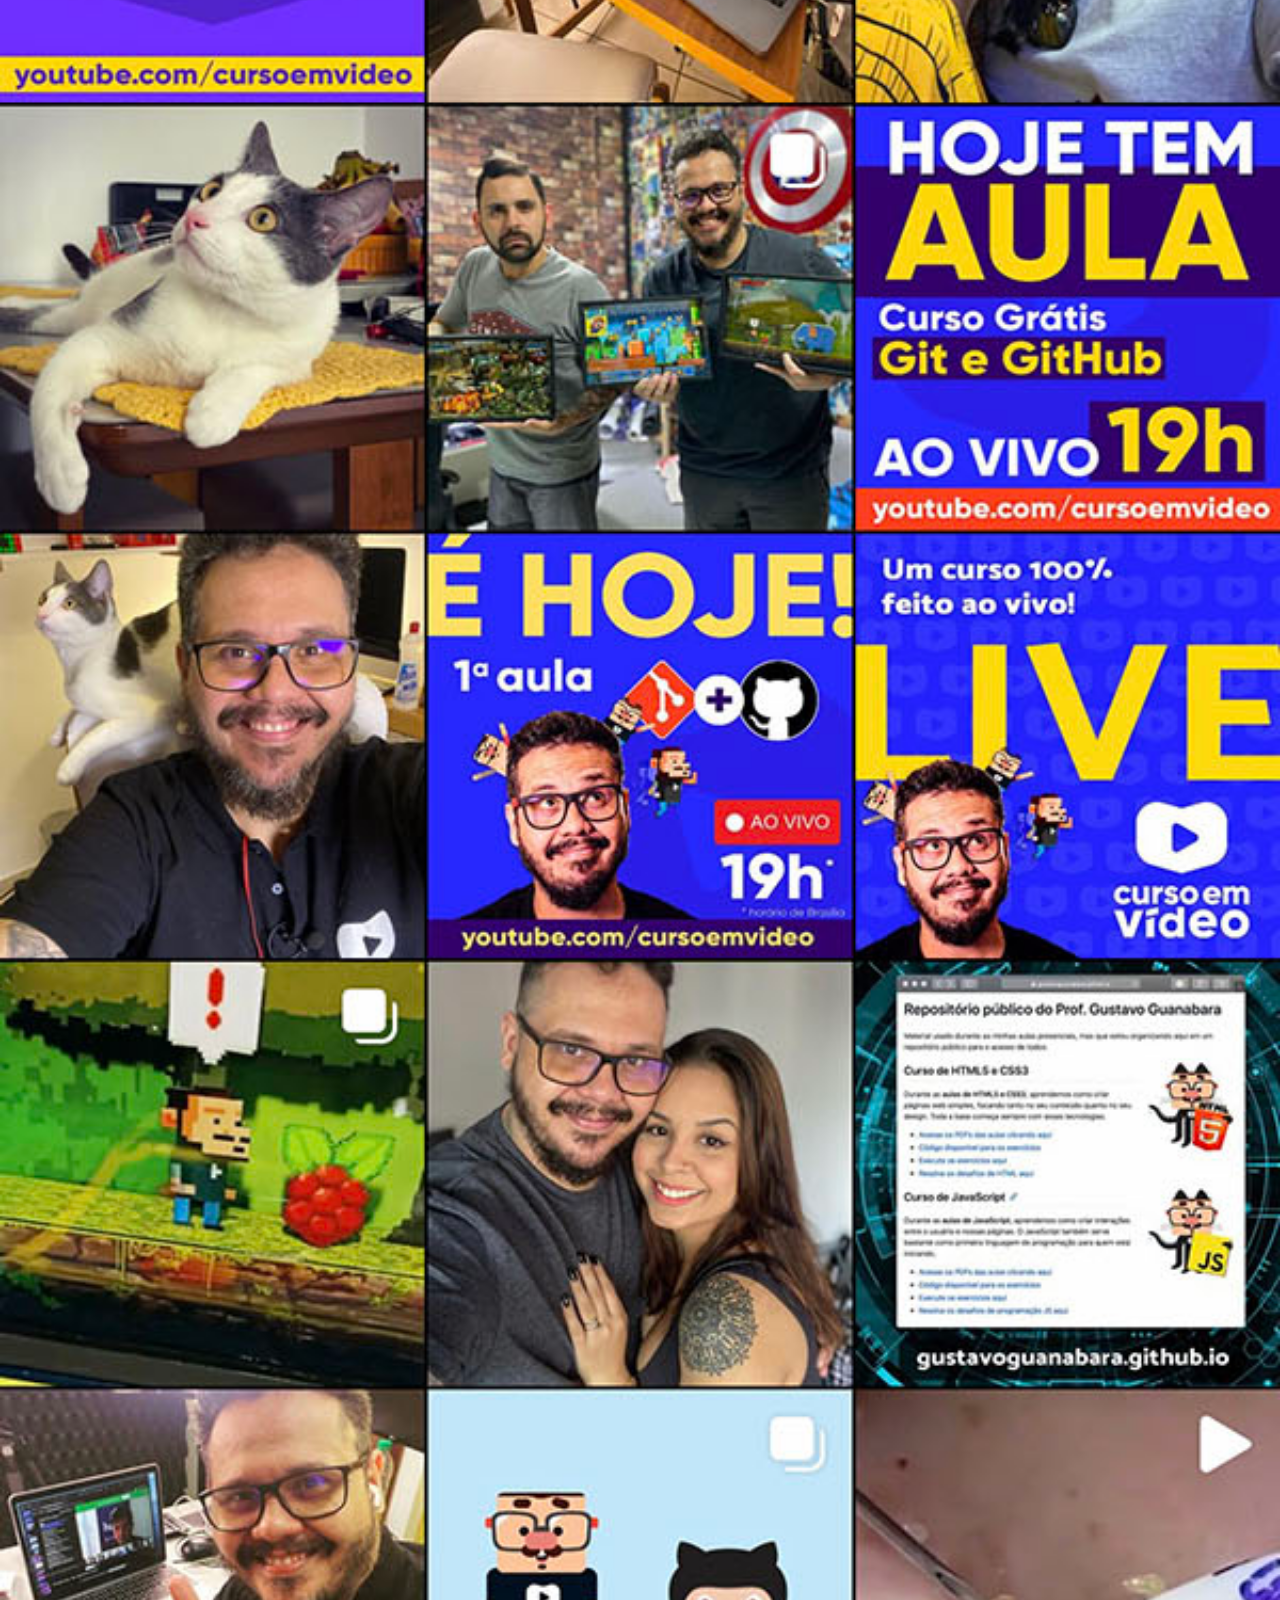
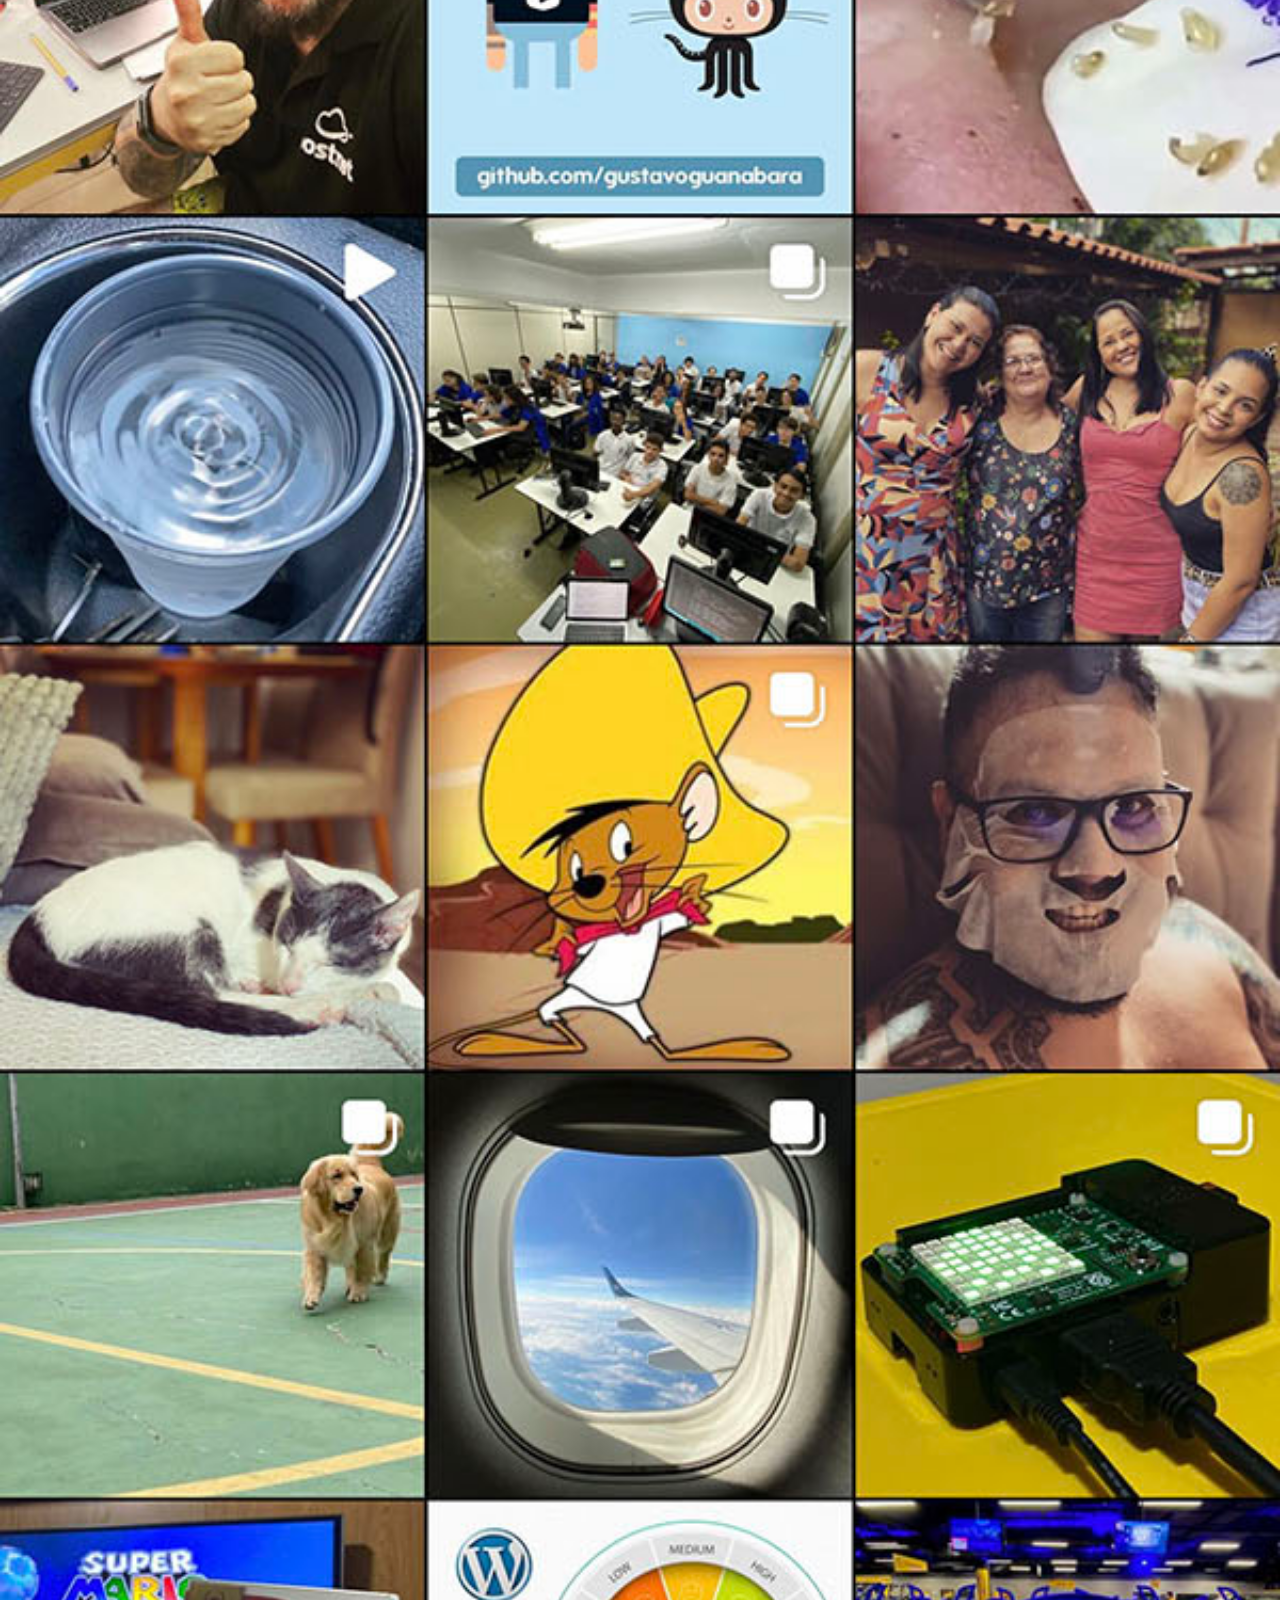
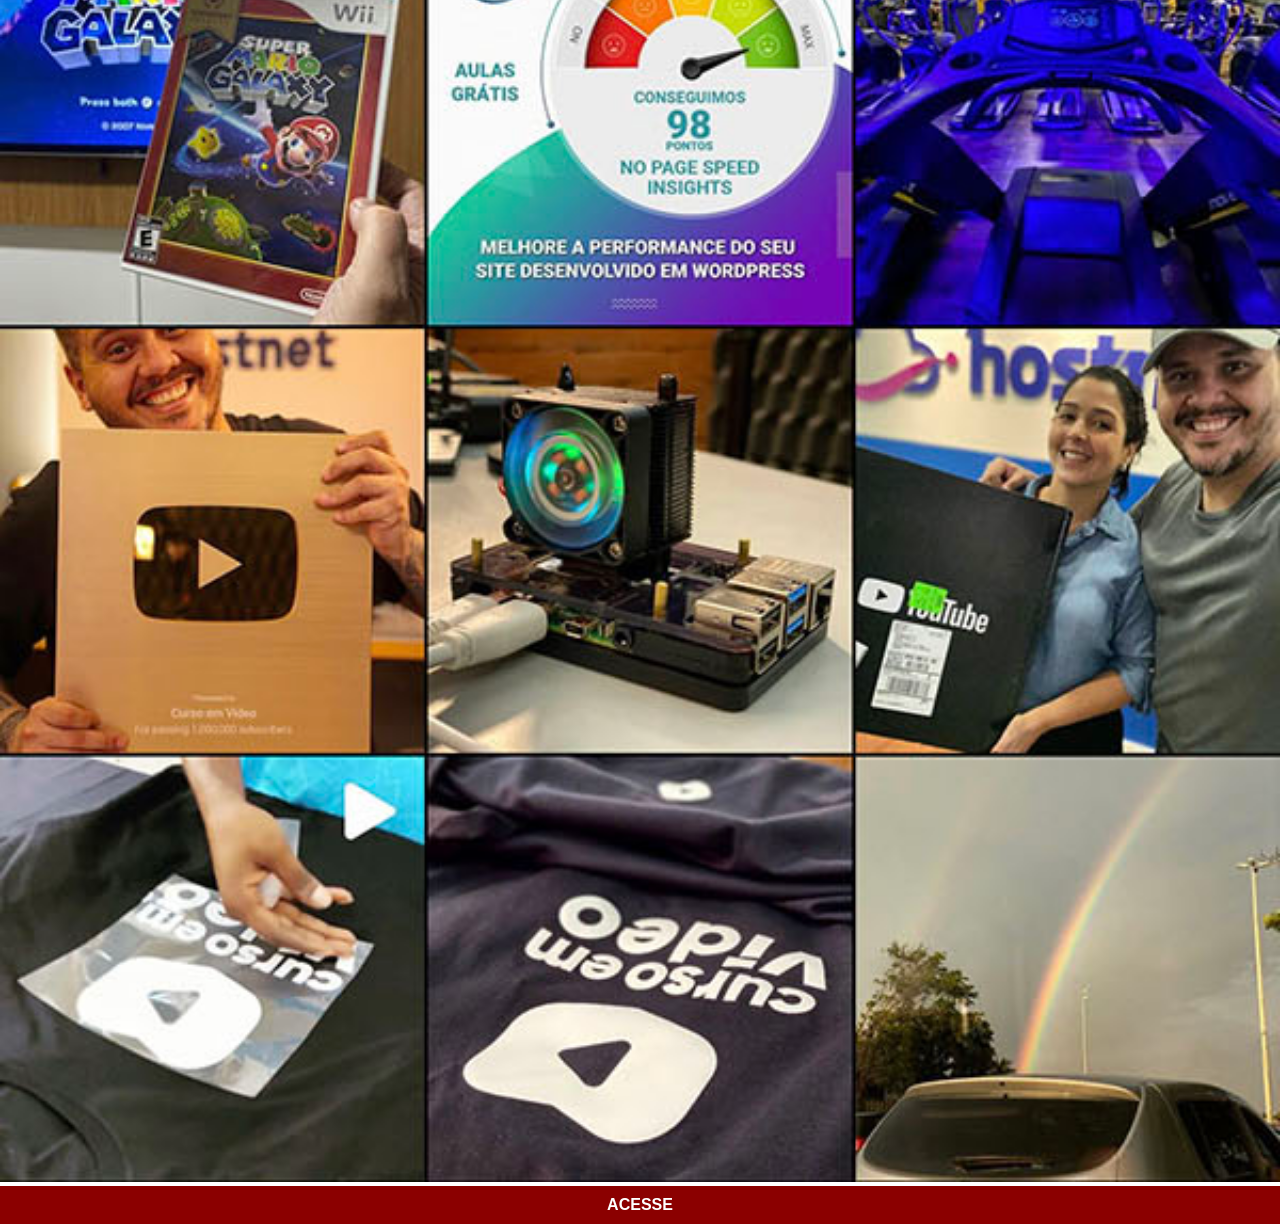
<file: instagram.html>
<!DOCTYPE html>
<html lang="pt-br">
<head>
    <meta charset="UTF-8">
    <meta name="viewport" content="width=device-width, initial-scale=1.0">
    <title>Instagram</title>
    <link rel="stylesheet" href="estilos/social.css">
</head>
<body>
    <img src="imagens/tela-instagram.jpg" alt="Instagram">
    <a href="https://www.instagram.com/gustavoguanabara/" target="_blank">ACESSE</a>
</body>
</html>
</file>
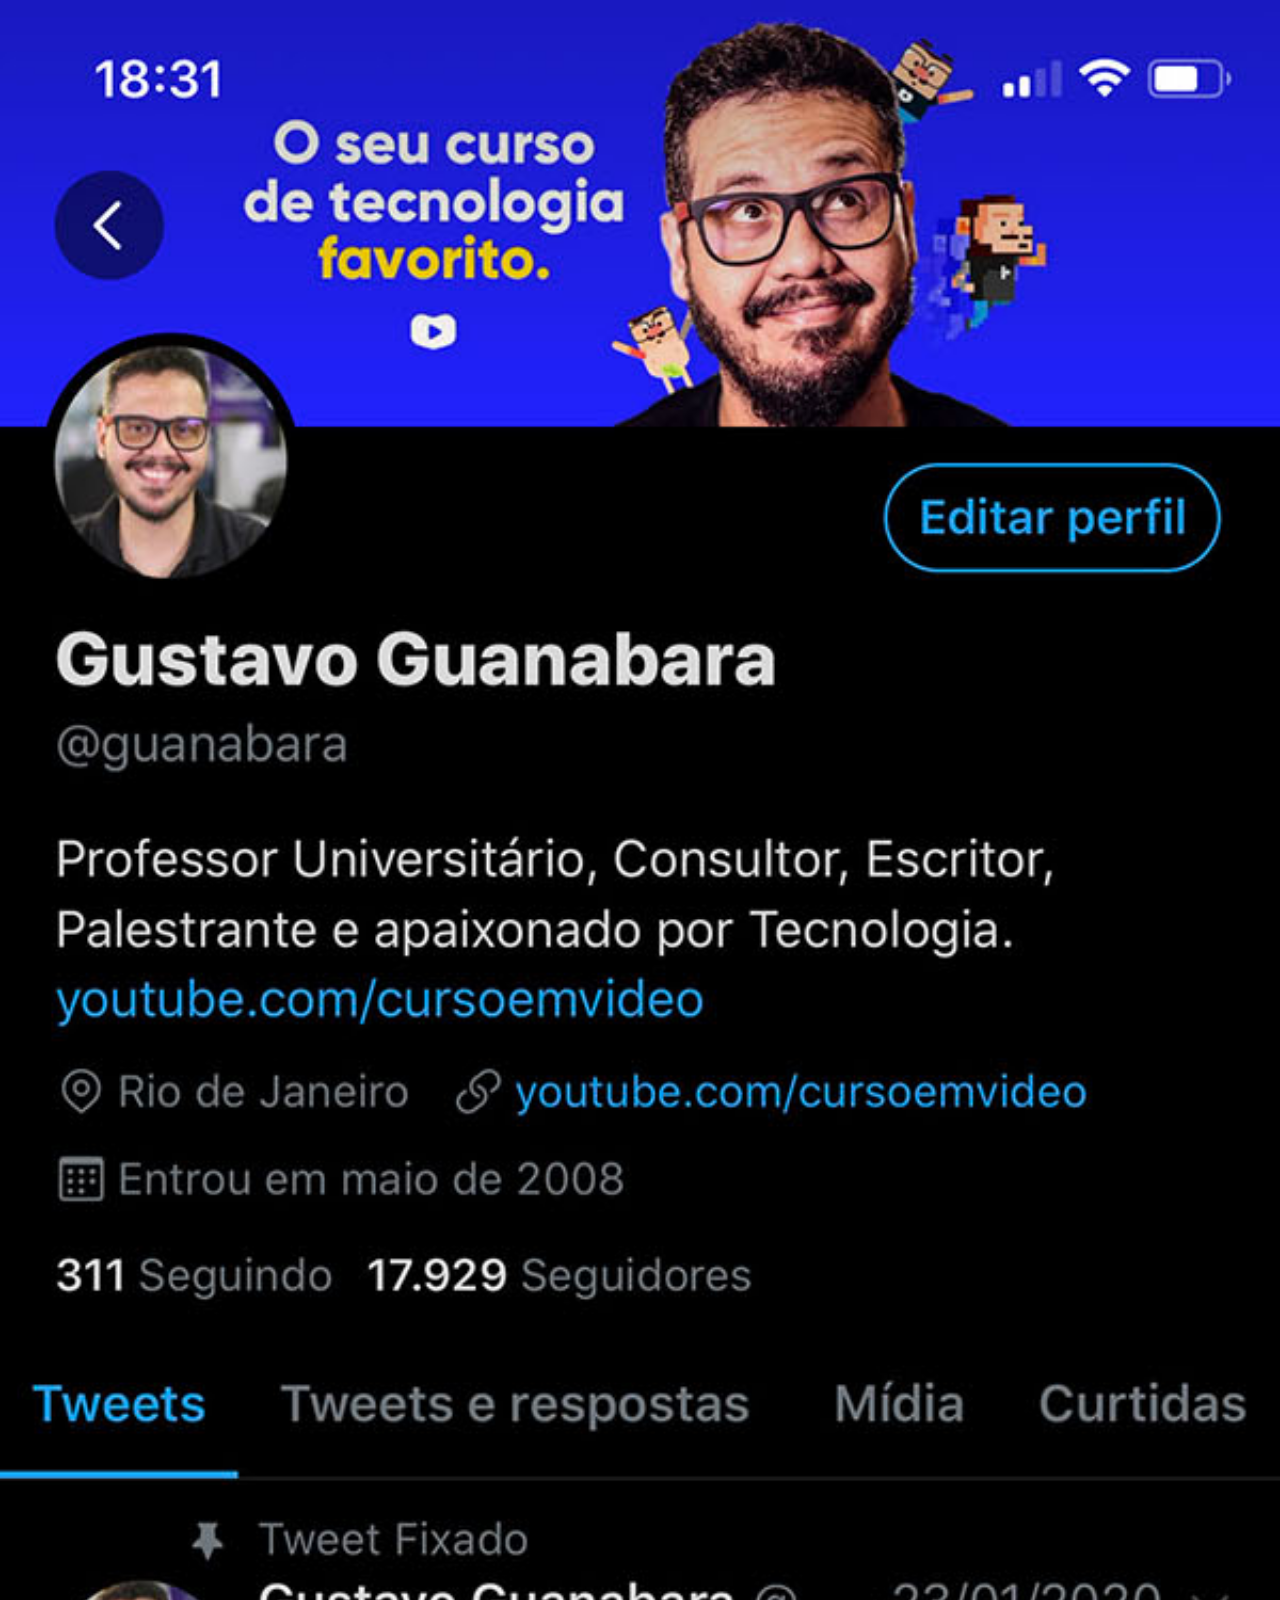
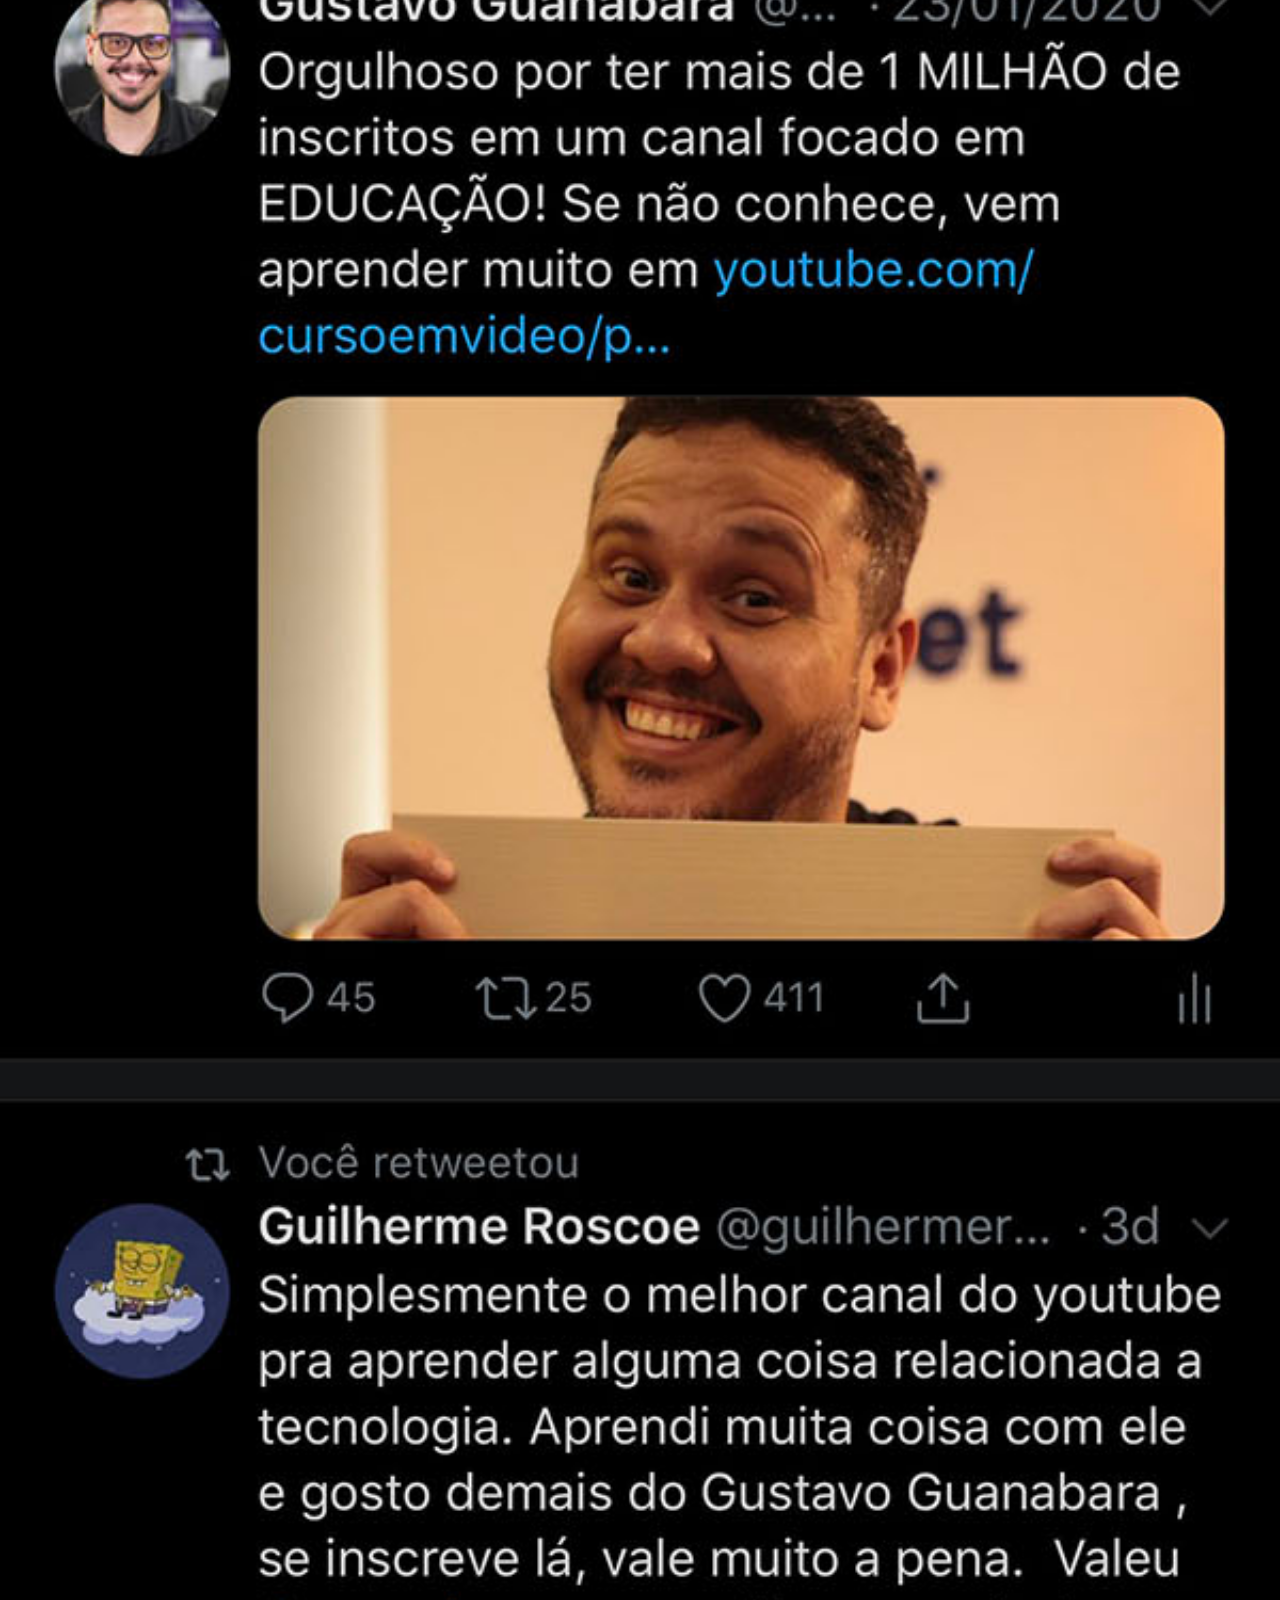
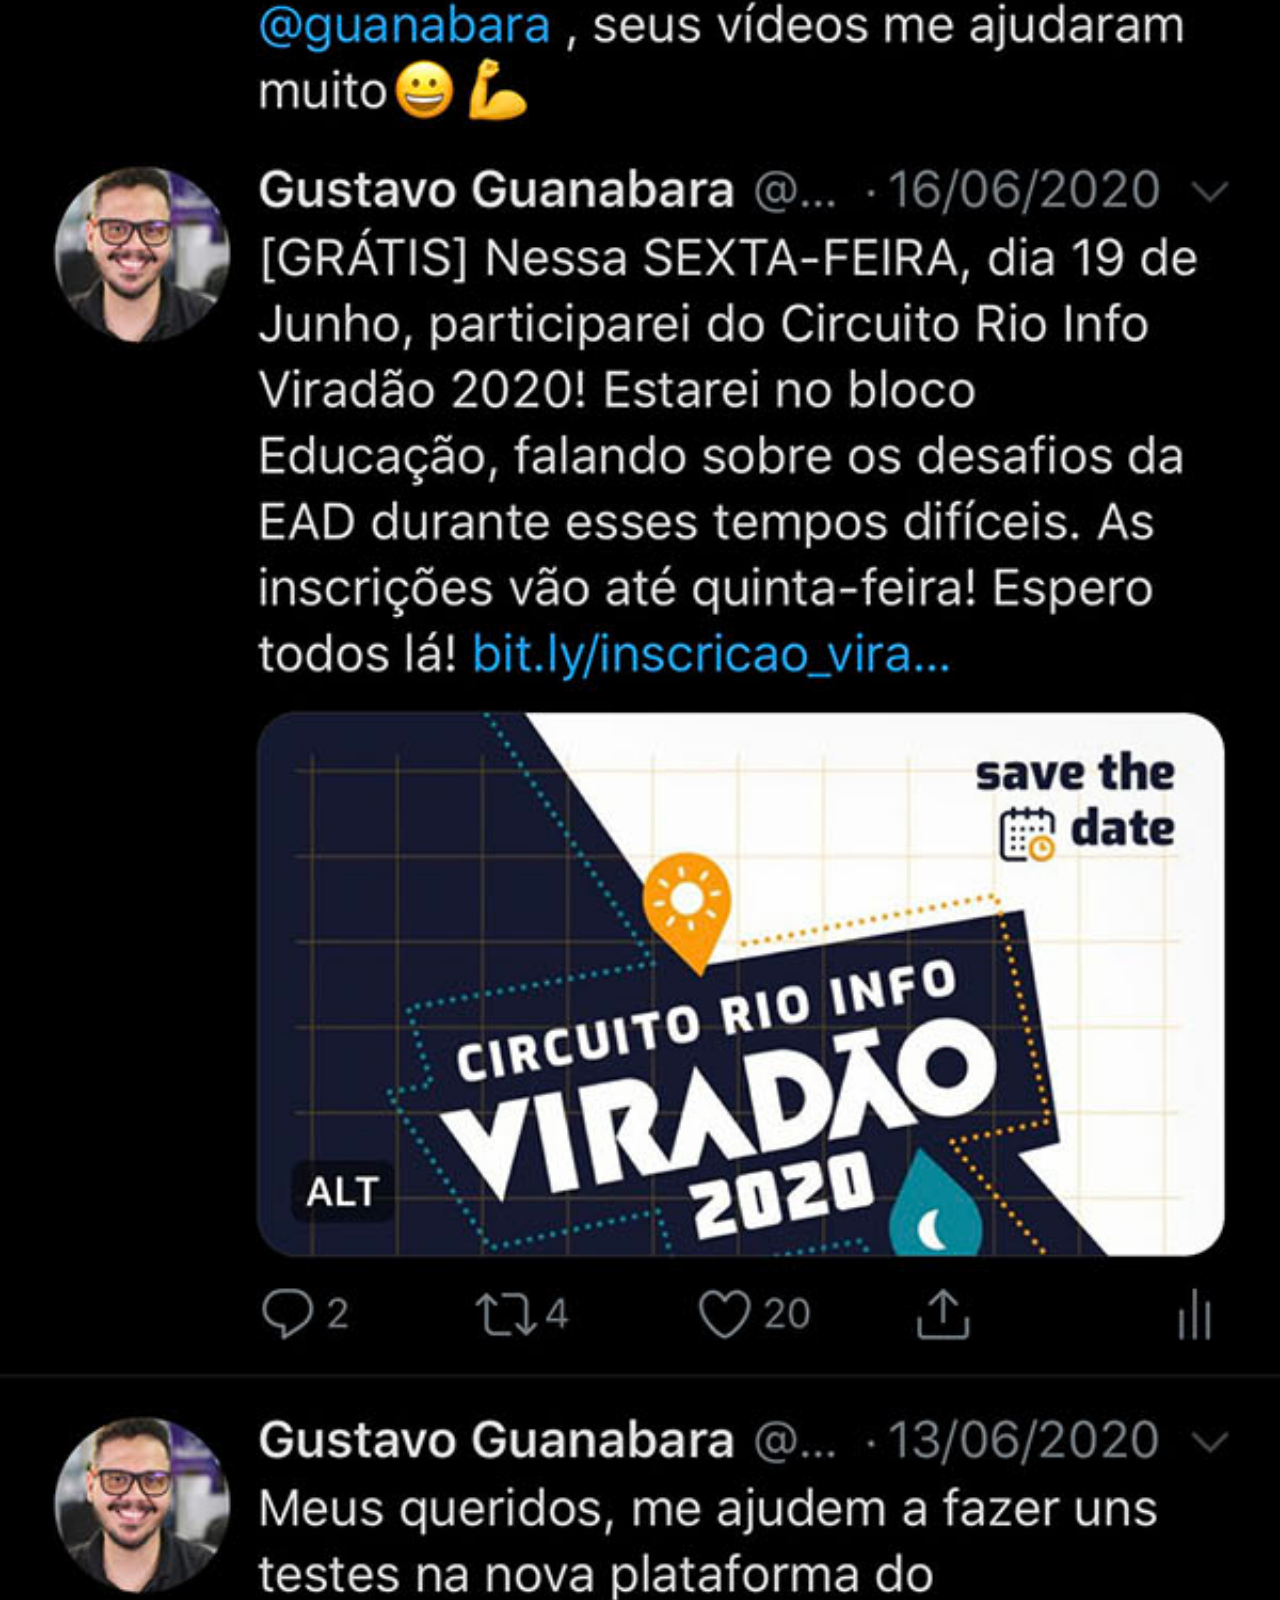
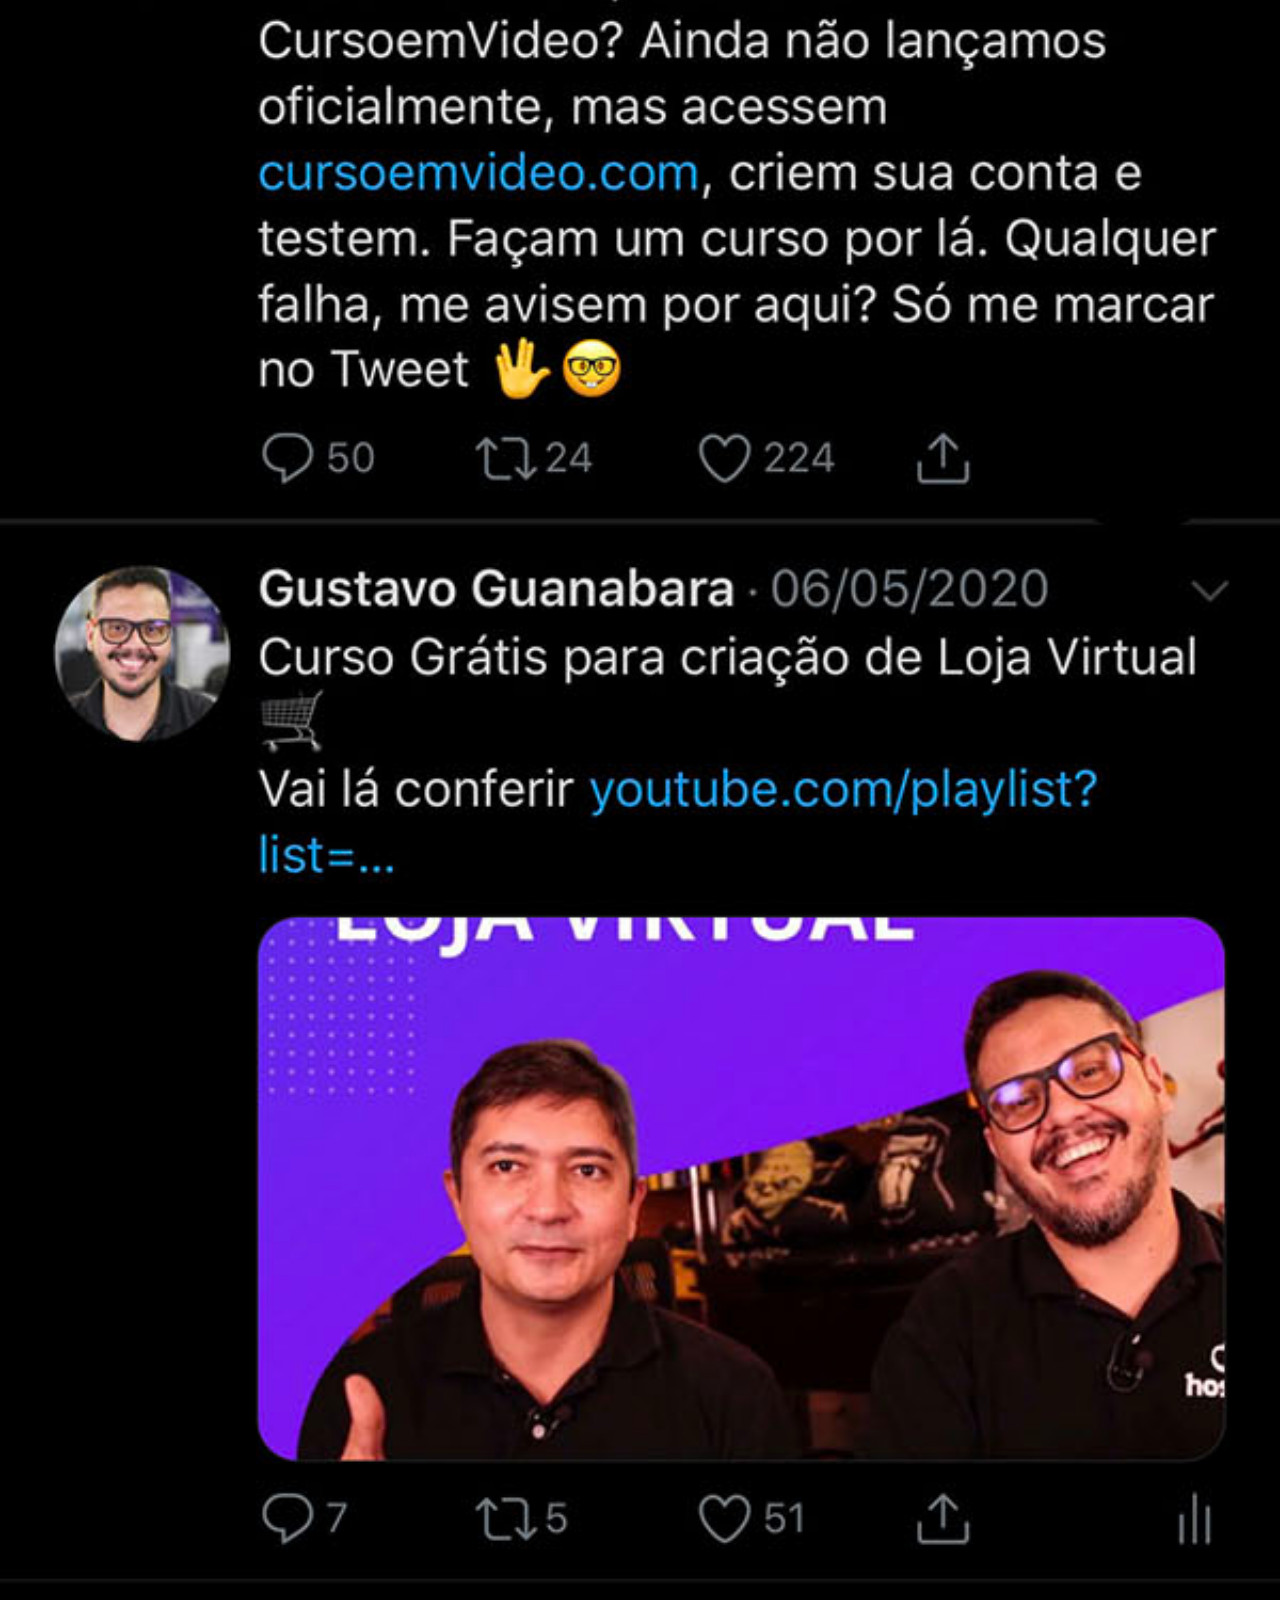
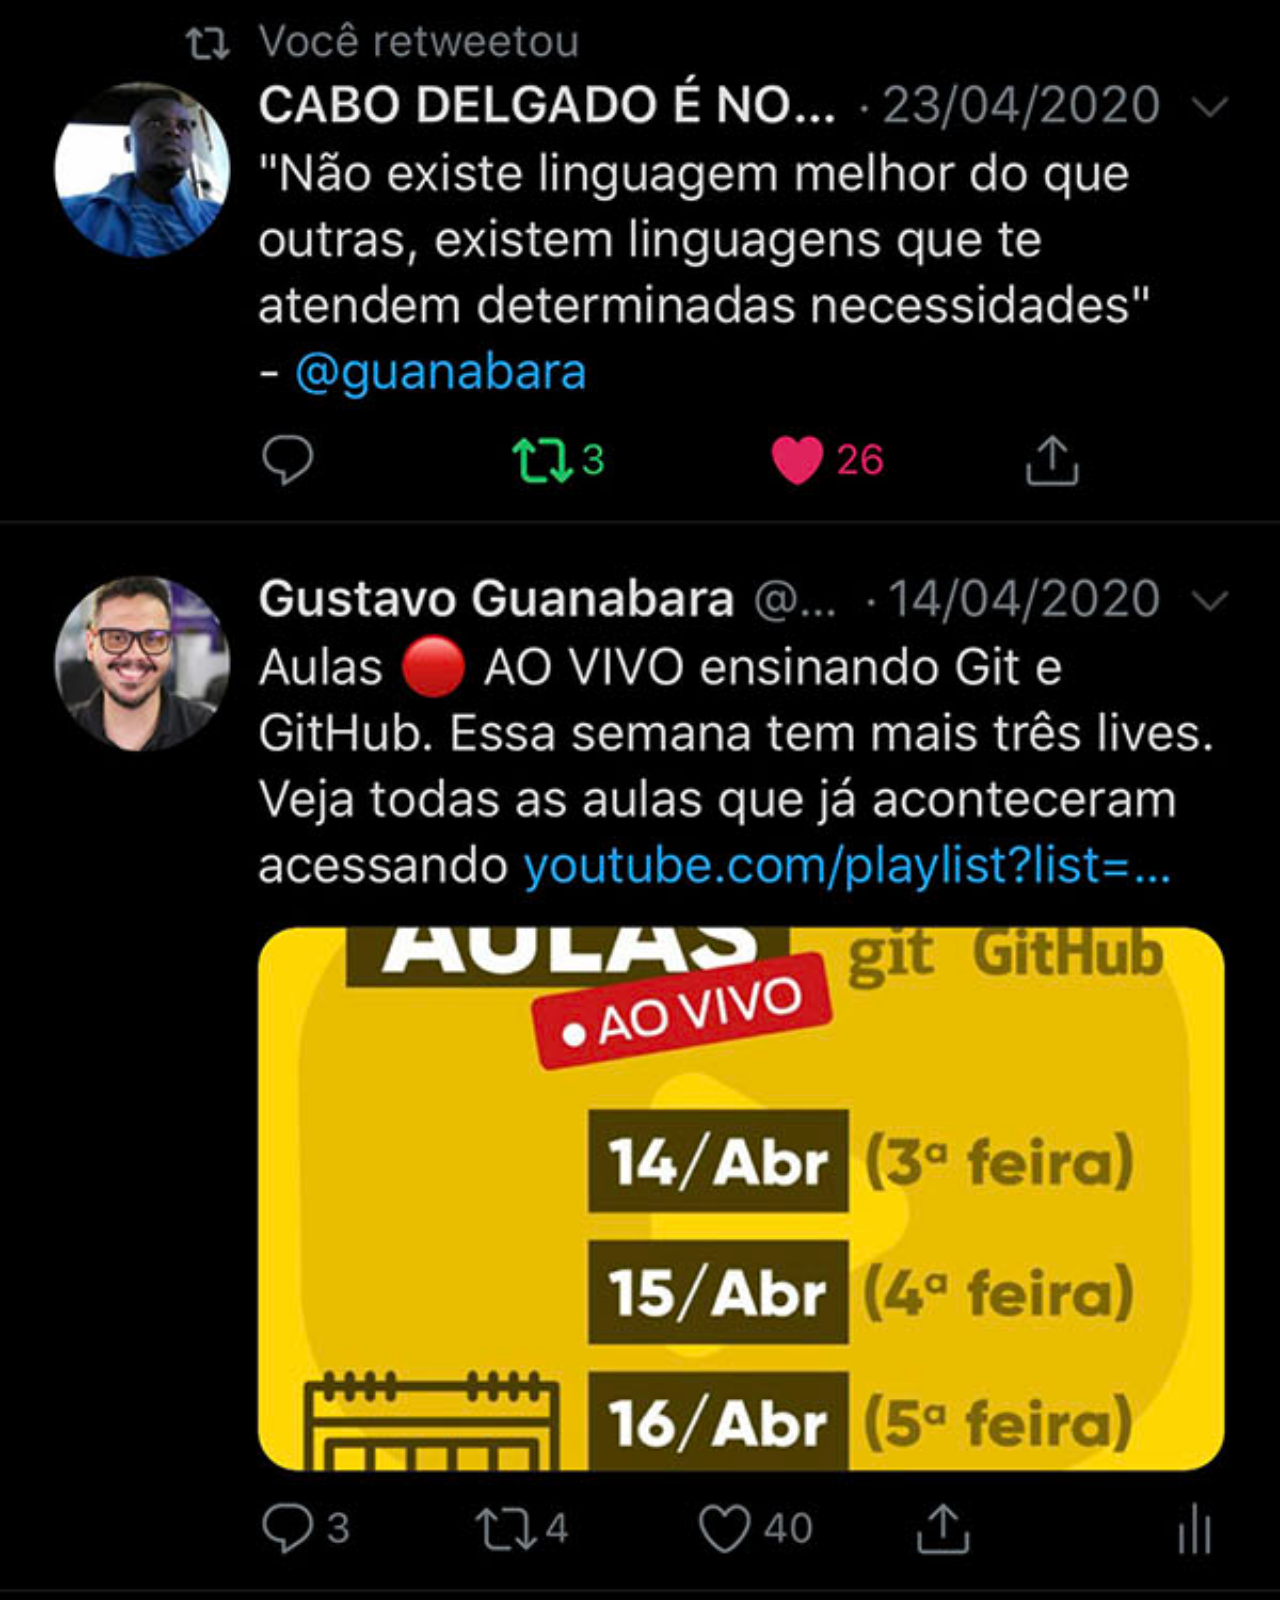
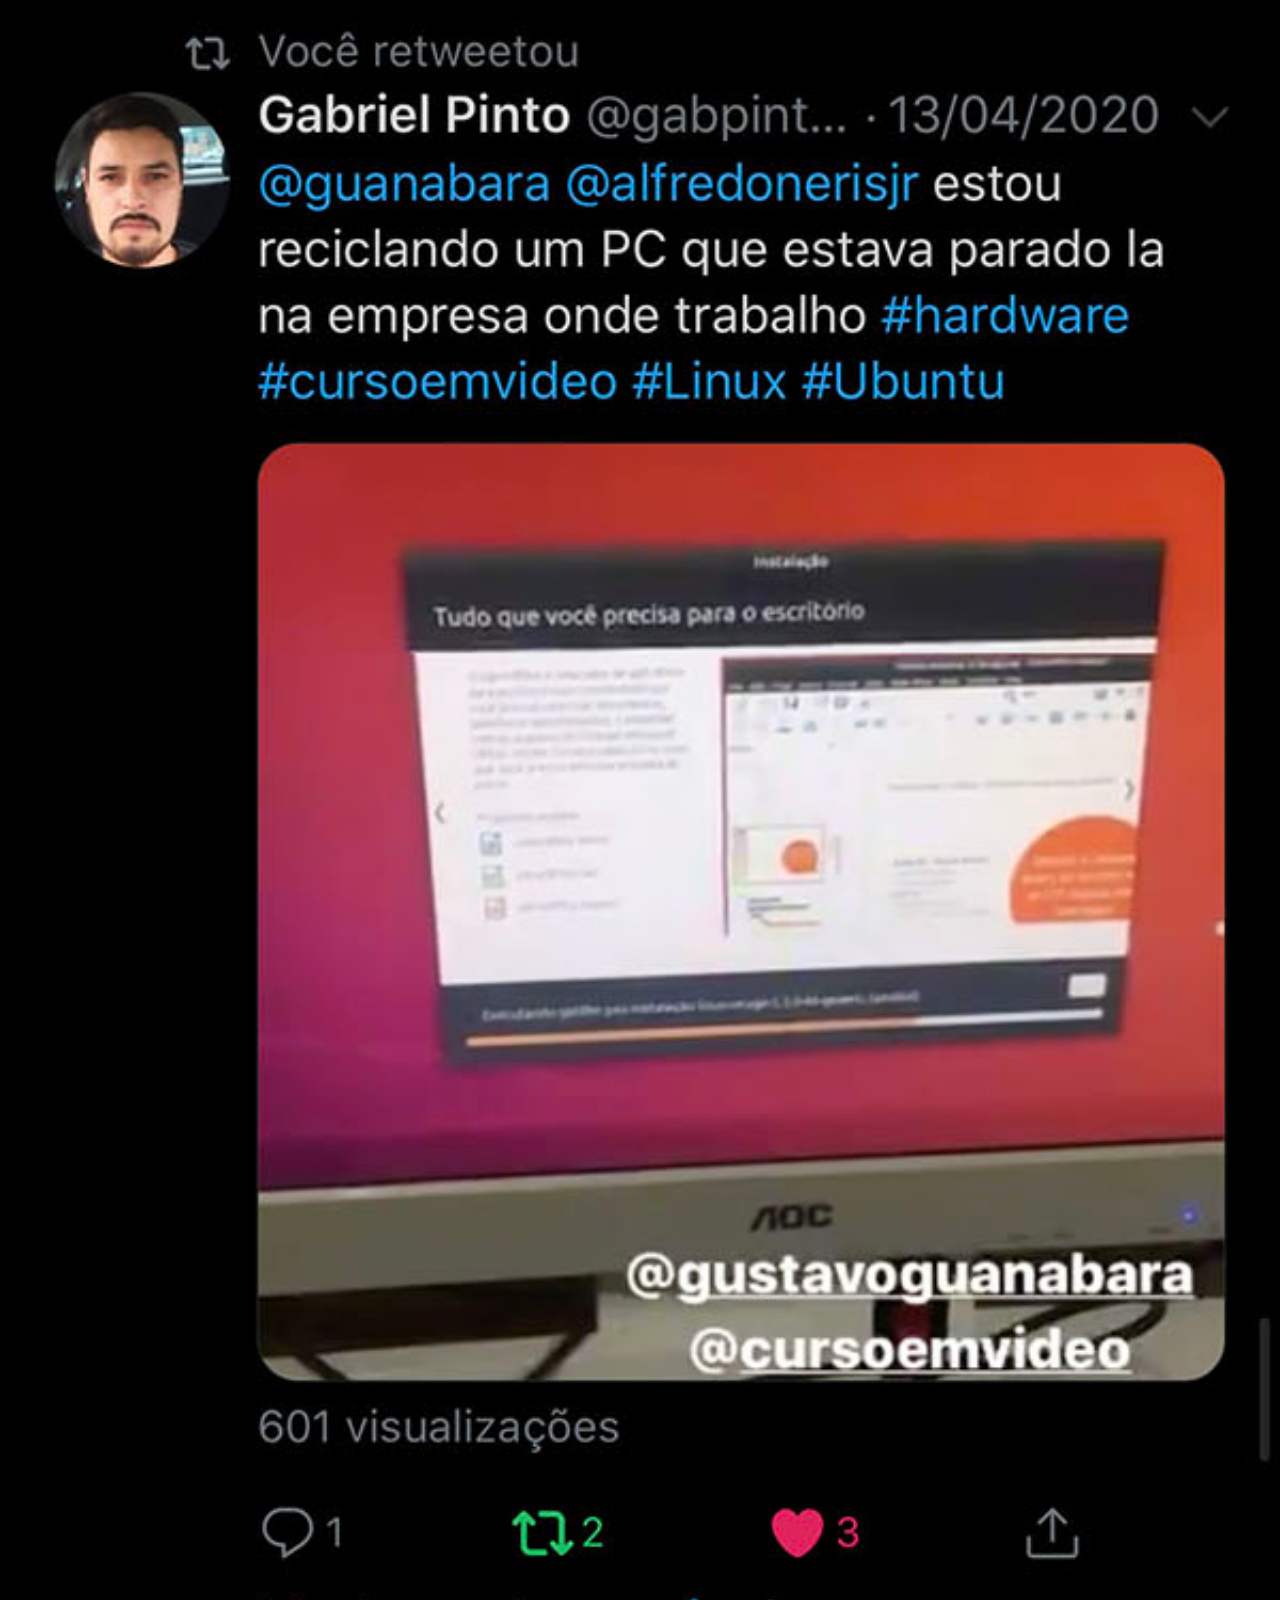
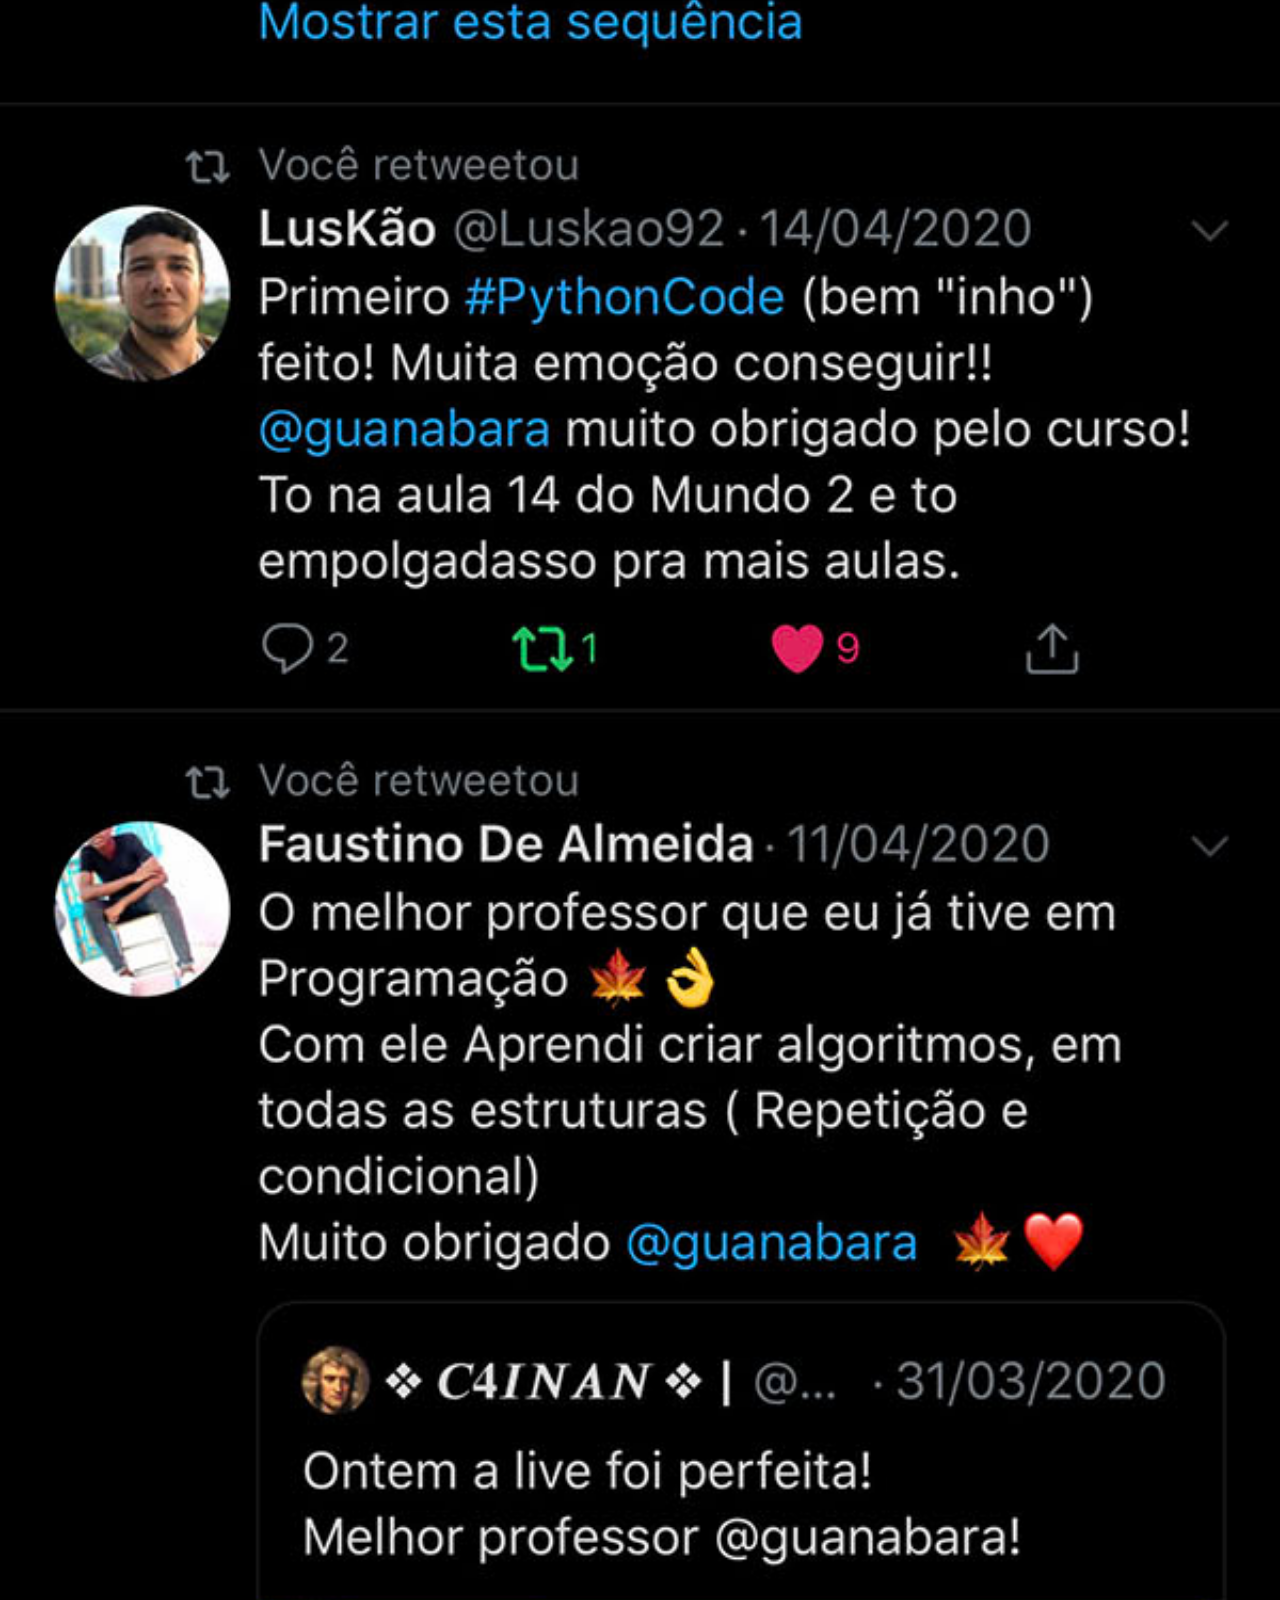
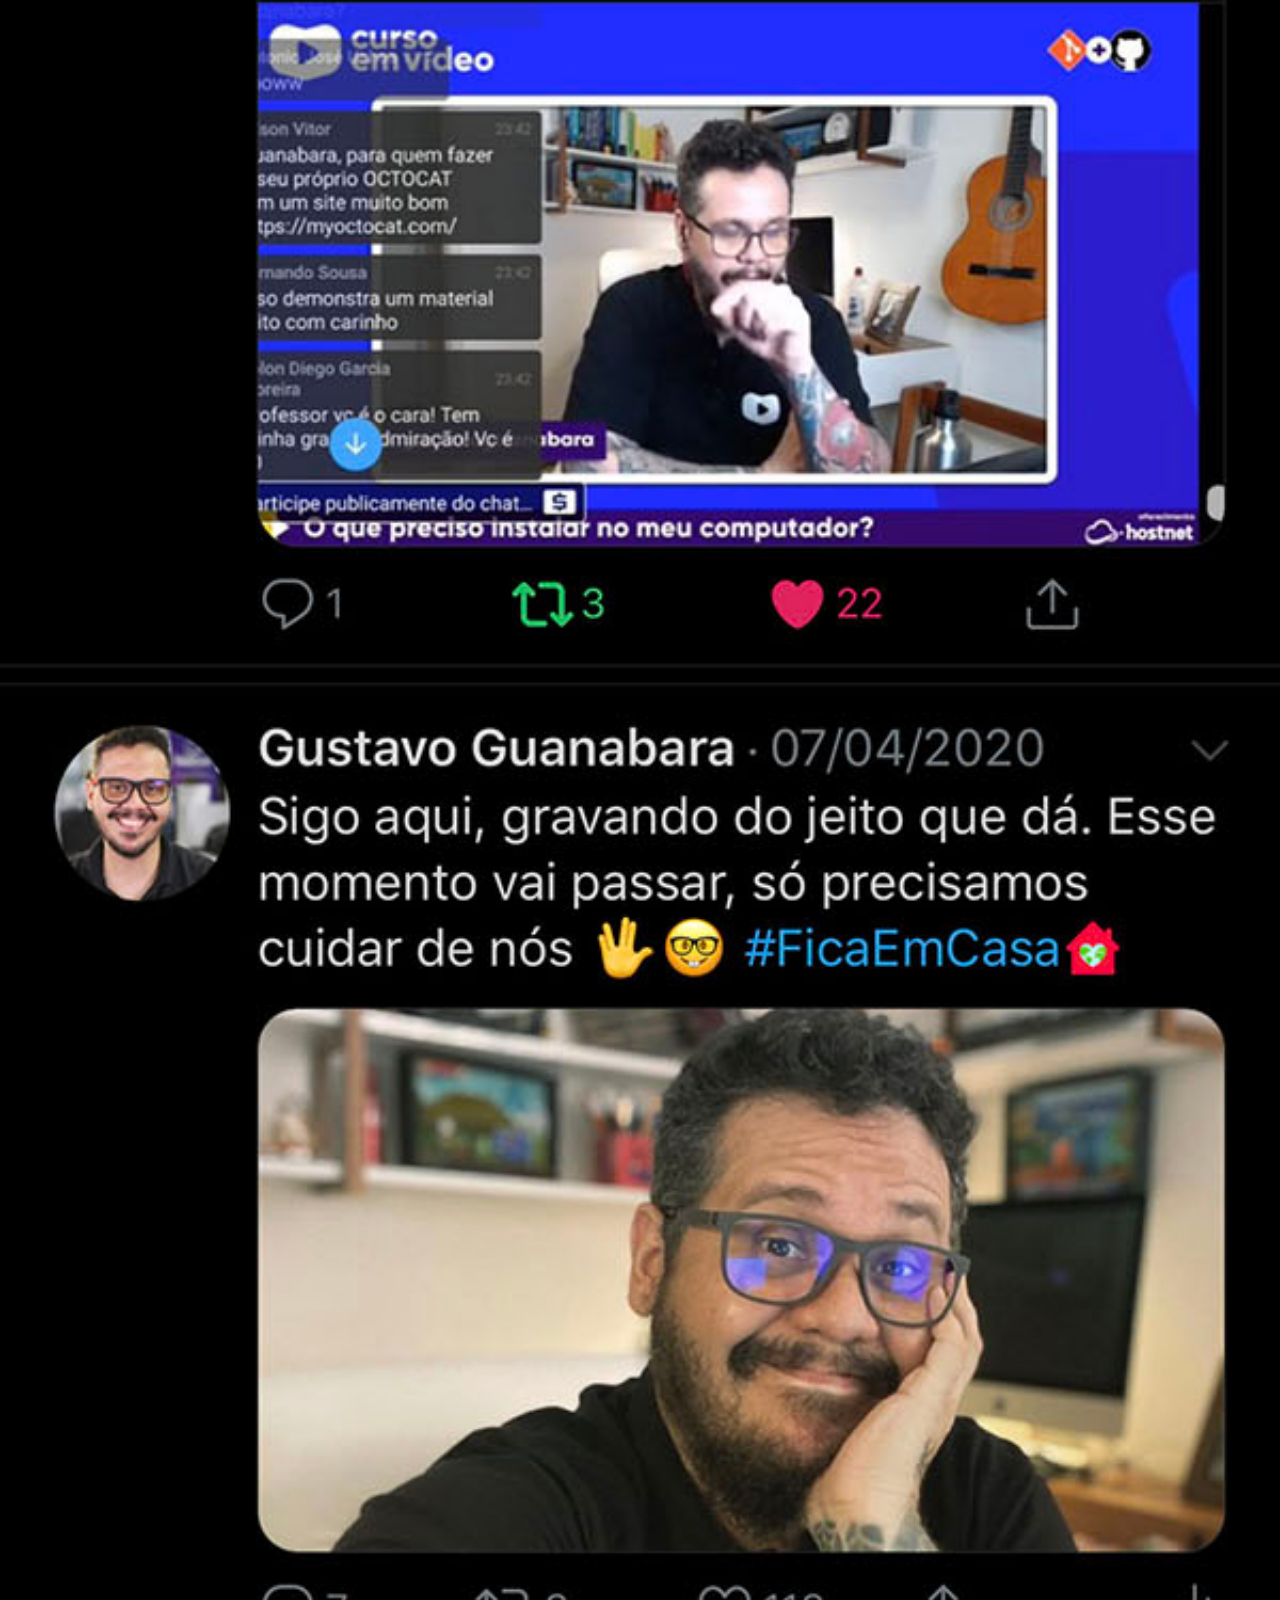
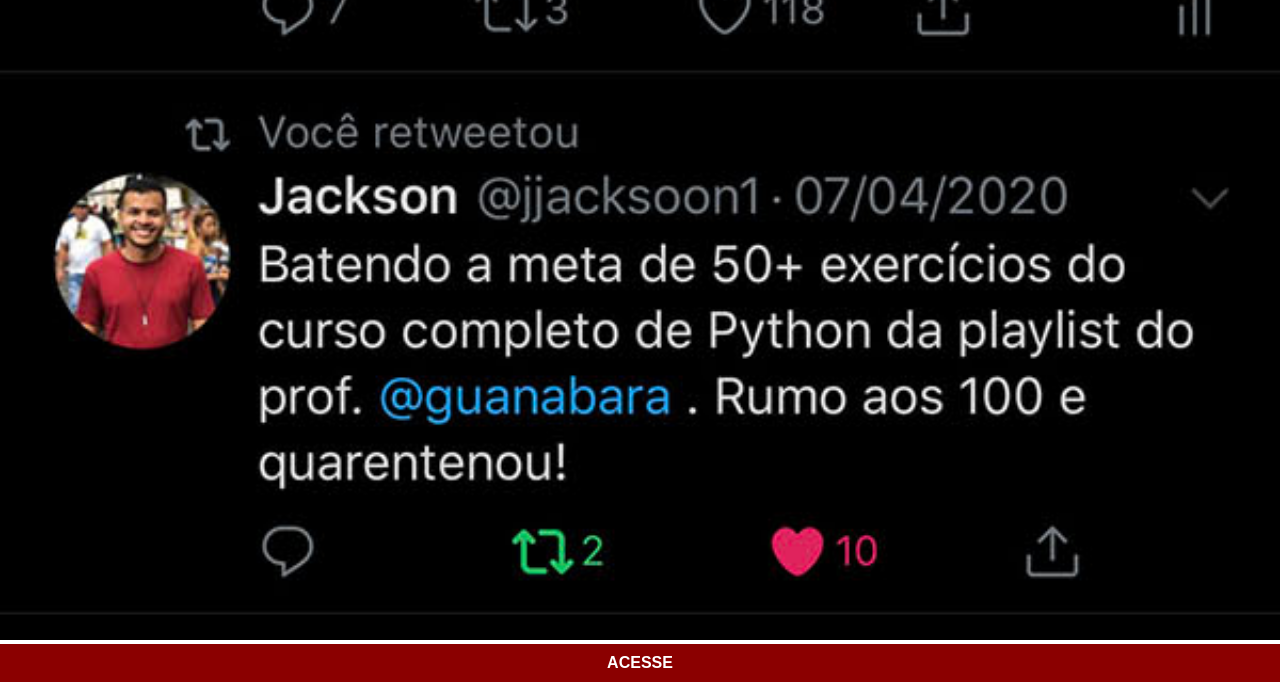
<file: twitter.html>
<!DOCTYPE html>
<html lang="pt-br">
<head>
    <meta charset="UTF-8">
    <meta name="viewport" content="width=device-width, initial-scale=1.0">
    <title>Twitter</title>
    <link rel="stylesheet" href="estilos/social.css">
</head>
<body>
    <img src="imagens/tela-twitter.jpg" alt="Twitter">
    <a href="https://www.twitter.com/gustavoguanabara/" target="_blank">ACESSE</a>
</body>
</html>
</file>
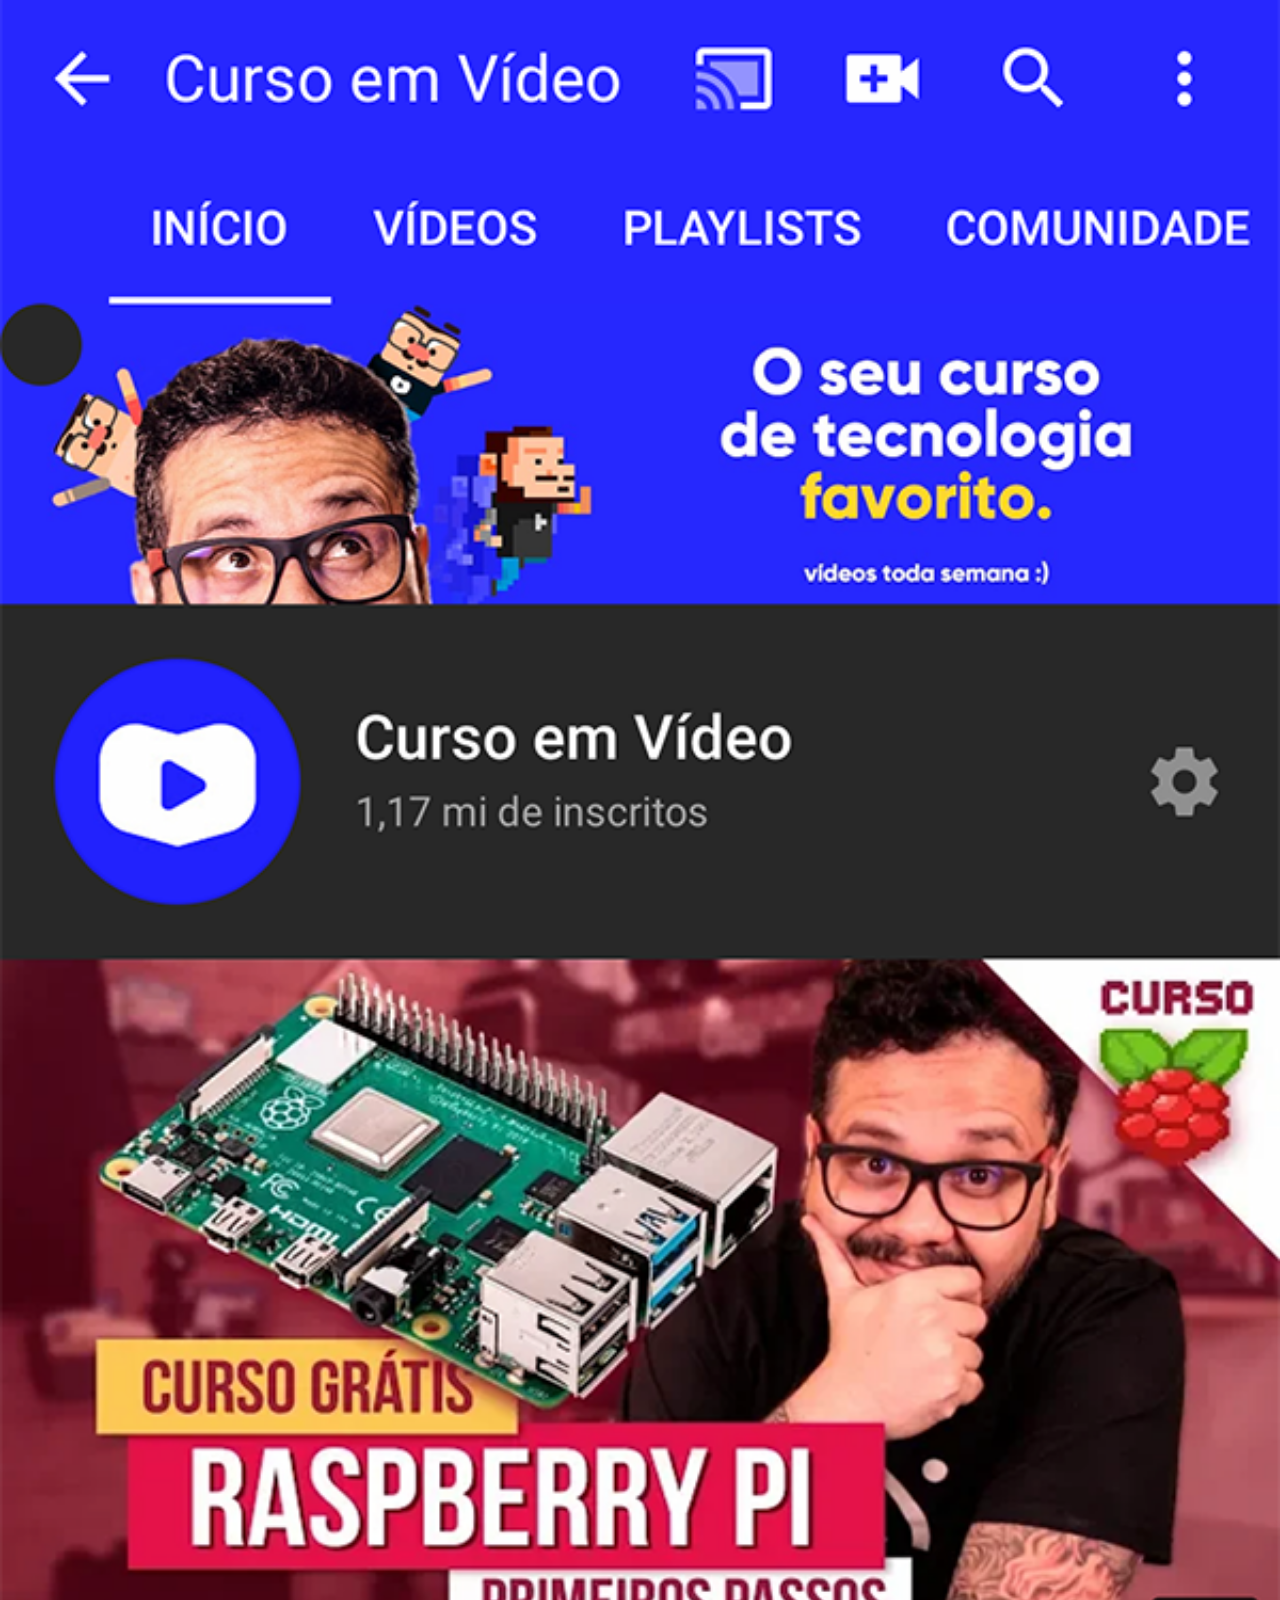
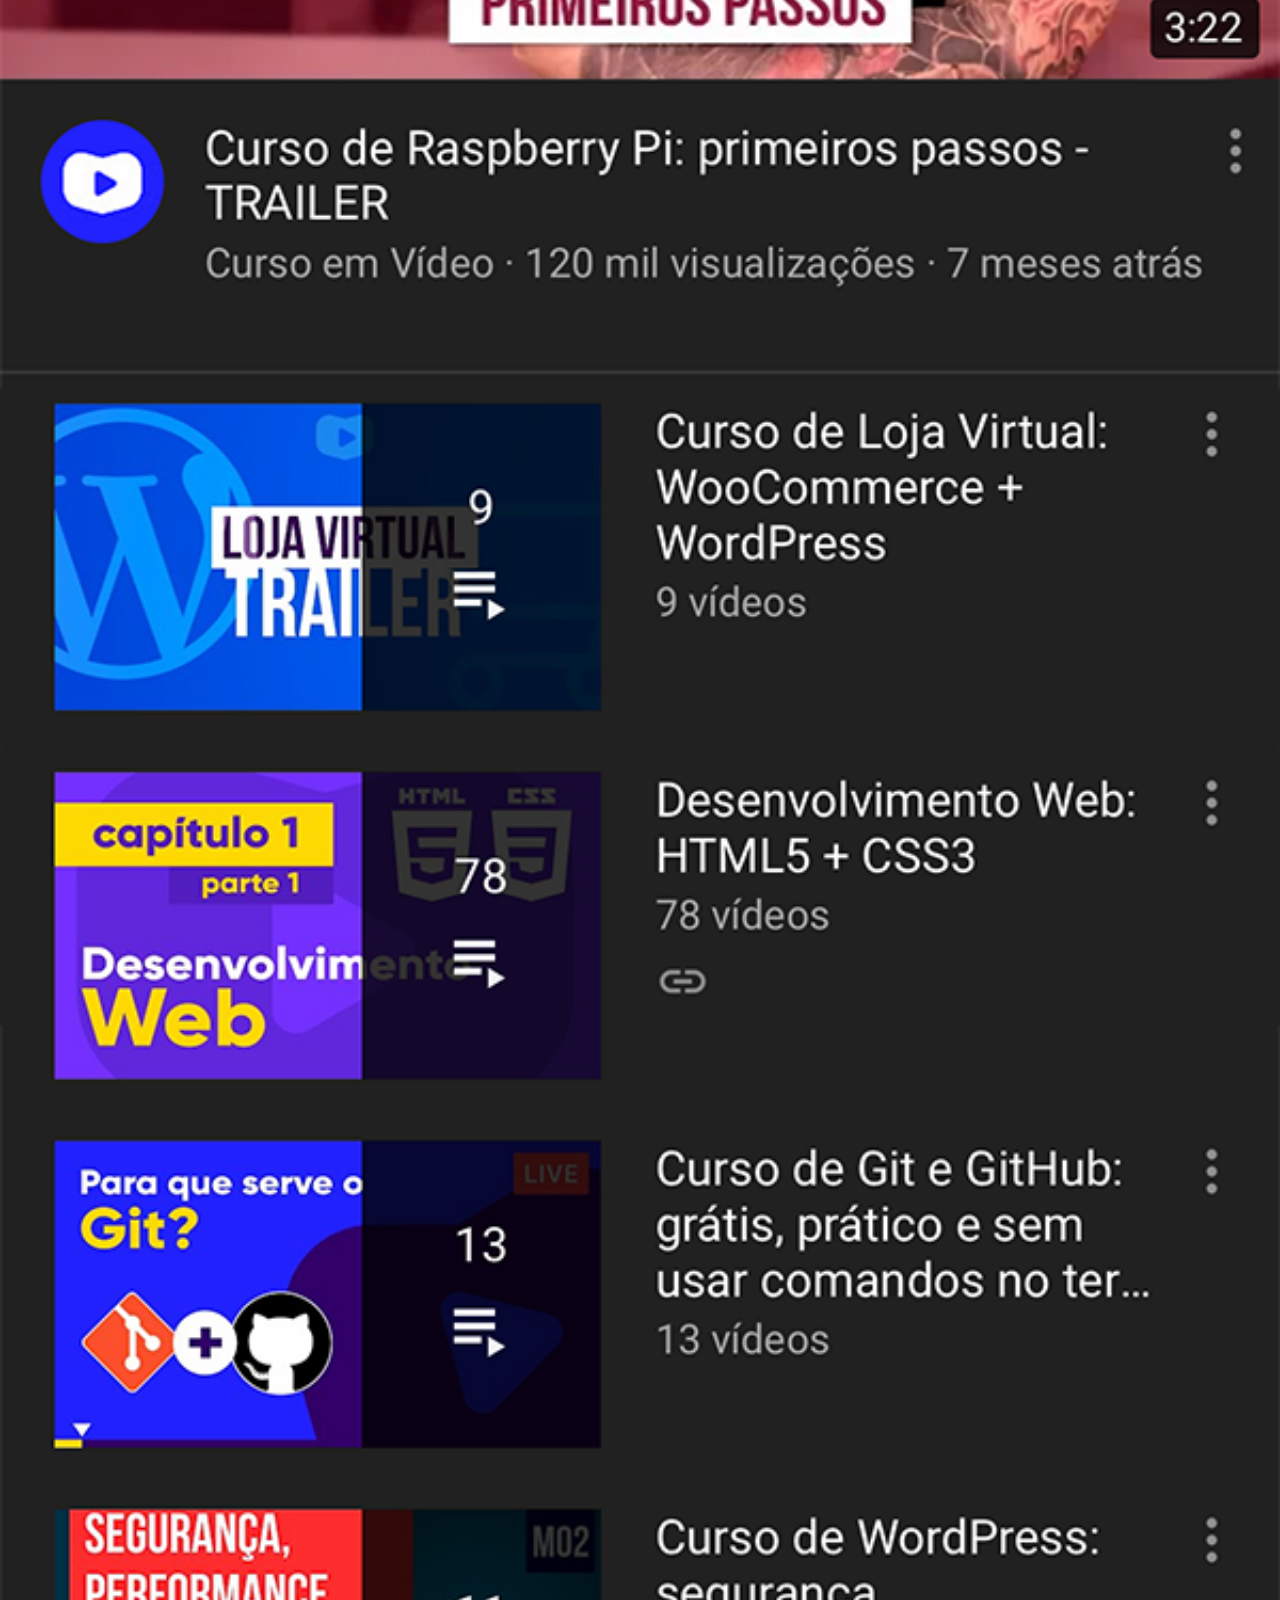
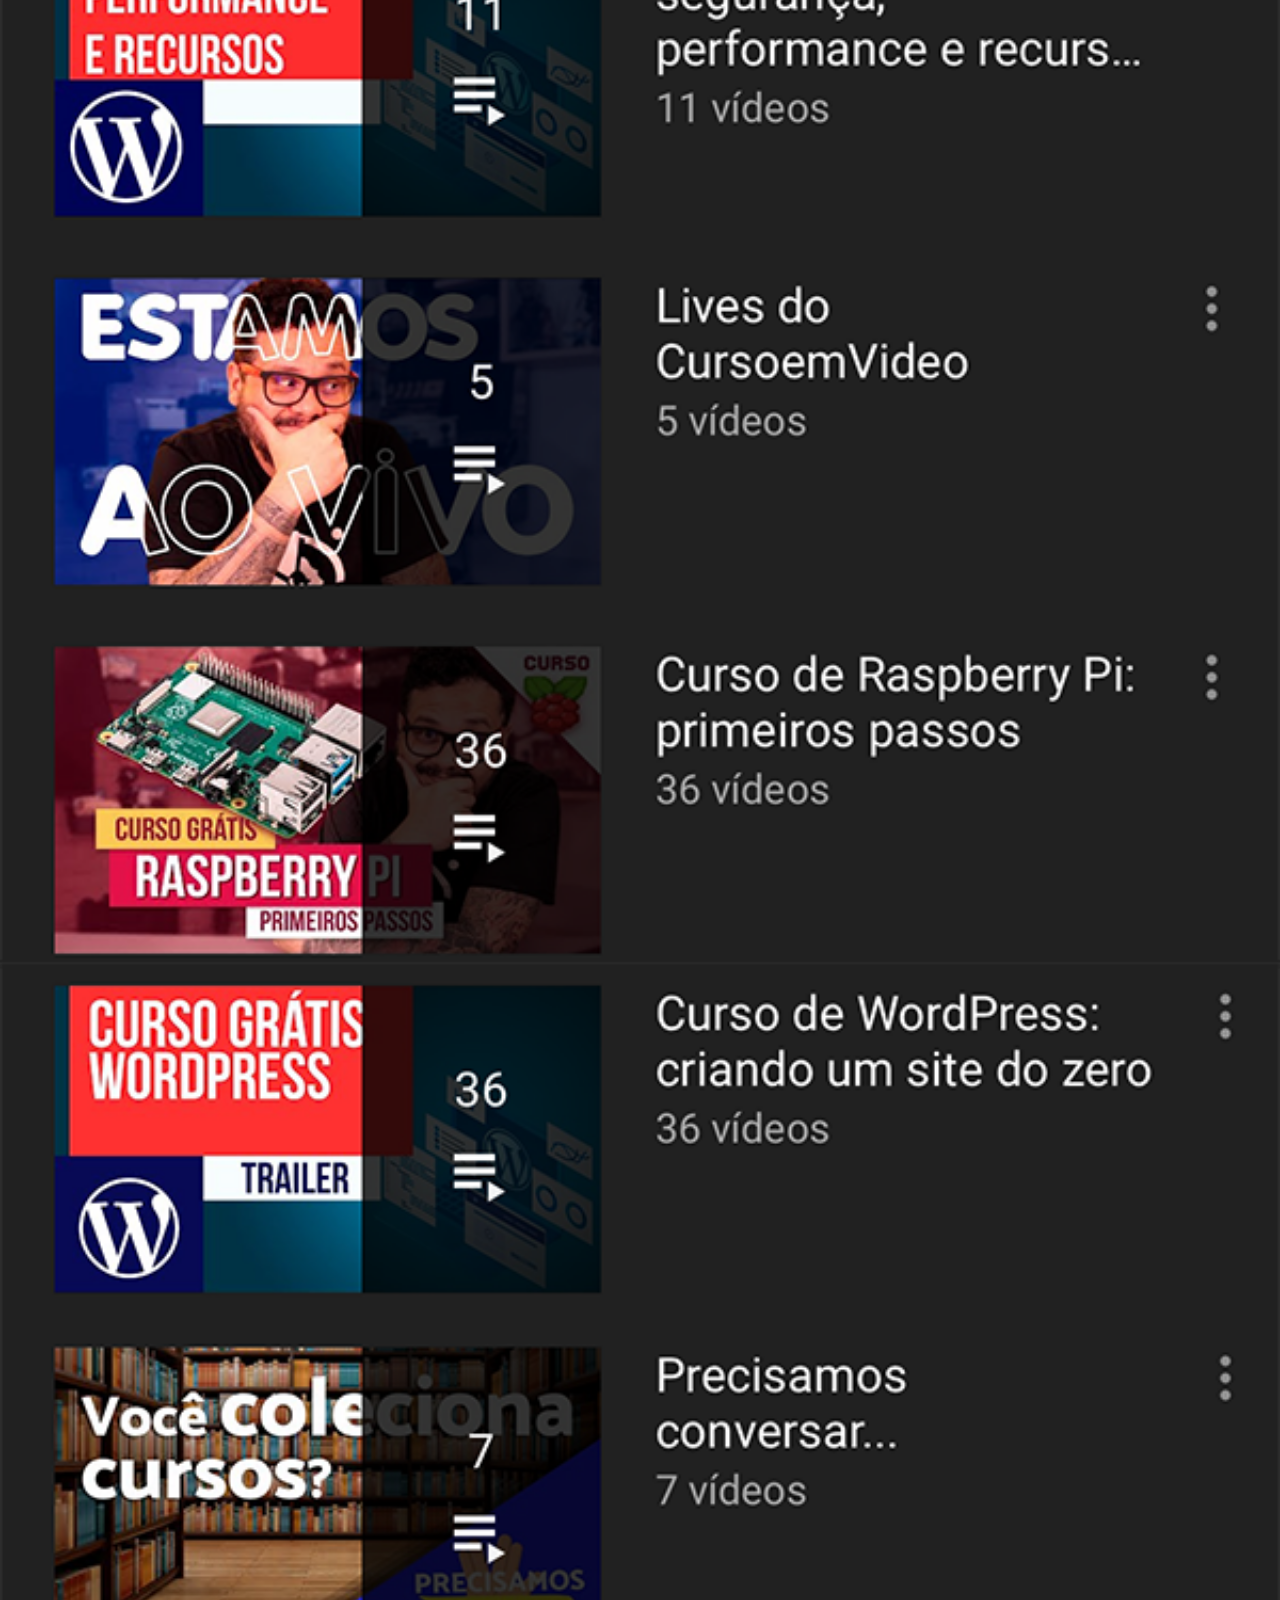
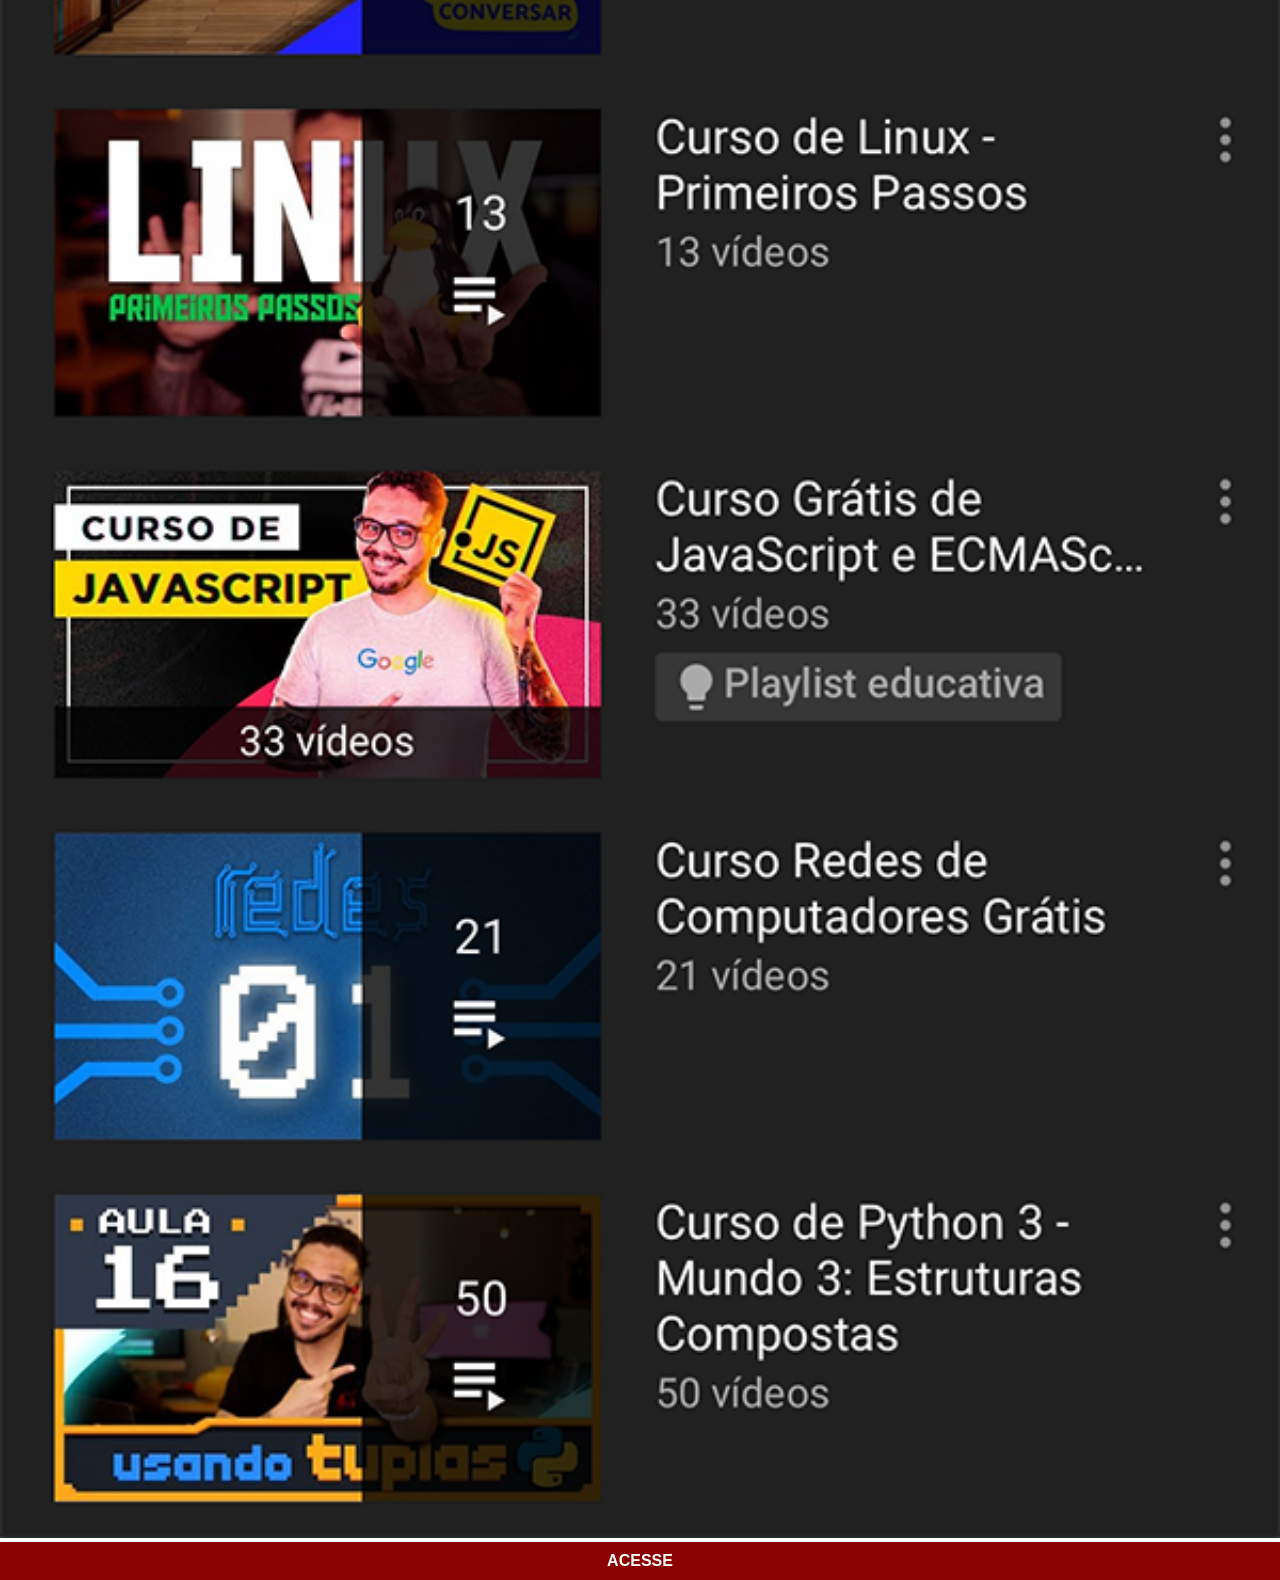
<file: youtube.html>
<!DOCTYPE html>
<html lang="pt-br">
<head>
    <meta charset="UTF-8">
    <meta name="viewport" content="width=device-width, initial-scale=1.0">
    <title>Youtube</title>
    <link rel="stylesheet" href="estilos/social.css">
</head>
<body>
    <img src="imagens/tela-youtube.png" alt="Youtube">
    <a href="https://www.youtube.com/cursoemvideo" target="_blank">ACESSE</a>
</body>
</html>
</file>
<file: estilos/style.css>
@charset "UTF-8";

* {
    margin: 0px;
    padding: 0px;
    font-family: Arial, Helvetica, sans-serif;
}

html, body {
    height: 100vh;
    width: 100vw;
    background-color: black;
}

body {
    background: url(../imagens/fundo-madeira.jpg) no-repeat top center; 
    background-size: cover;
    background-attachment: fixed;
}

main {
    position: relative;
    height: 100vh;
}

section#telefone {
    position: absolute;
    top: 50%;
    left: 50%;
    transform: translate(-50%, -50%);
    height: 627px;
    width: 311px;
    background-color: blue;
    background: url('../imagens/frame-iphone.png') no-repeat;
}

iframe#tela {
    position: relative;
    top: 80px;
    left: 22px;
    width: 267px;
    height: 471px;
}

section#redes-sociais {
    text-align: right;
}

section#redes-sociais img {
    width: 50px;
    margin: 10px;
    border-radius: 50%;
    box-shadow: 2px 2px 5px rgba(0, 0, 0, 0.400);
    box-sizing: border-box;
}

section#redes-sociais img:hover{
    border: 2px solid rgba(255, 255, 255, 0.637);
    transform: translate(-3px, -3px);
    box-shadow: 5px 5px 10px rgba(0, 0, 0, 0.623);
    transition: transform .3s, border 1s;
}
</file>
<file: estilos/social.css>
@charset "UTF-8";

* {
    margin: 0px;
    padding: 0px;
    font-family: Arial, Helvetica, sans-serif;
}

::-webkit-scrollbar {
     width: 0px;
    height: 0px;
}

img {
     width: 100vw;
}

a {
    display: block;
    background-color: darkred;
    color: white;
    text-align: center;
    font-weight: bolder;
    text-decoration: none;
    padding: 10px;
}

a:hover {
    background-color: red;
}
</file>
